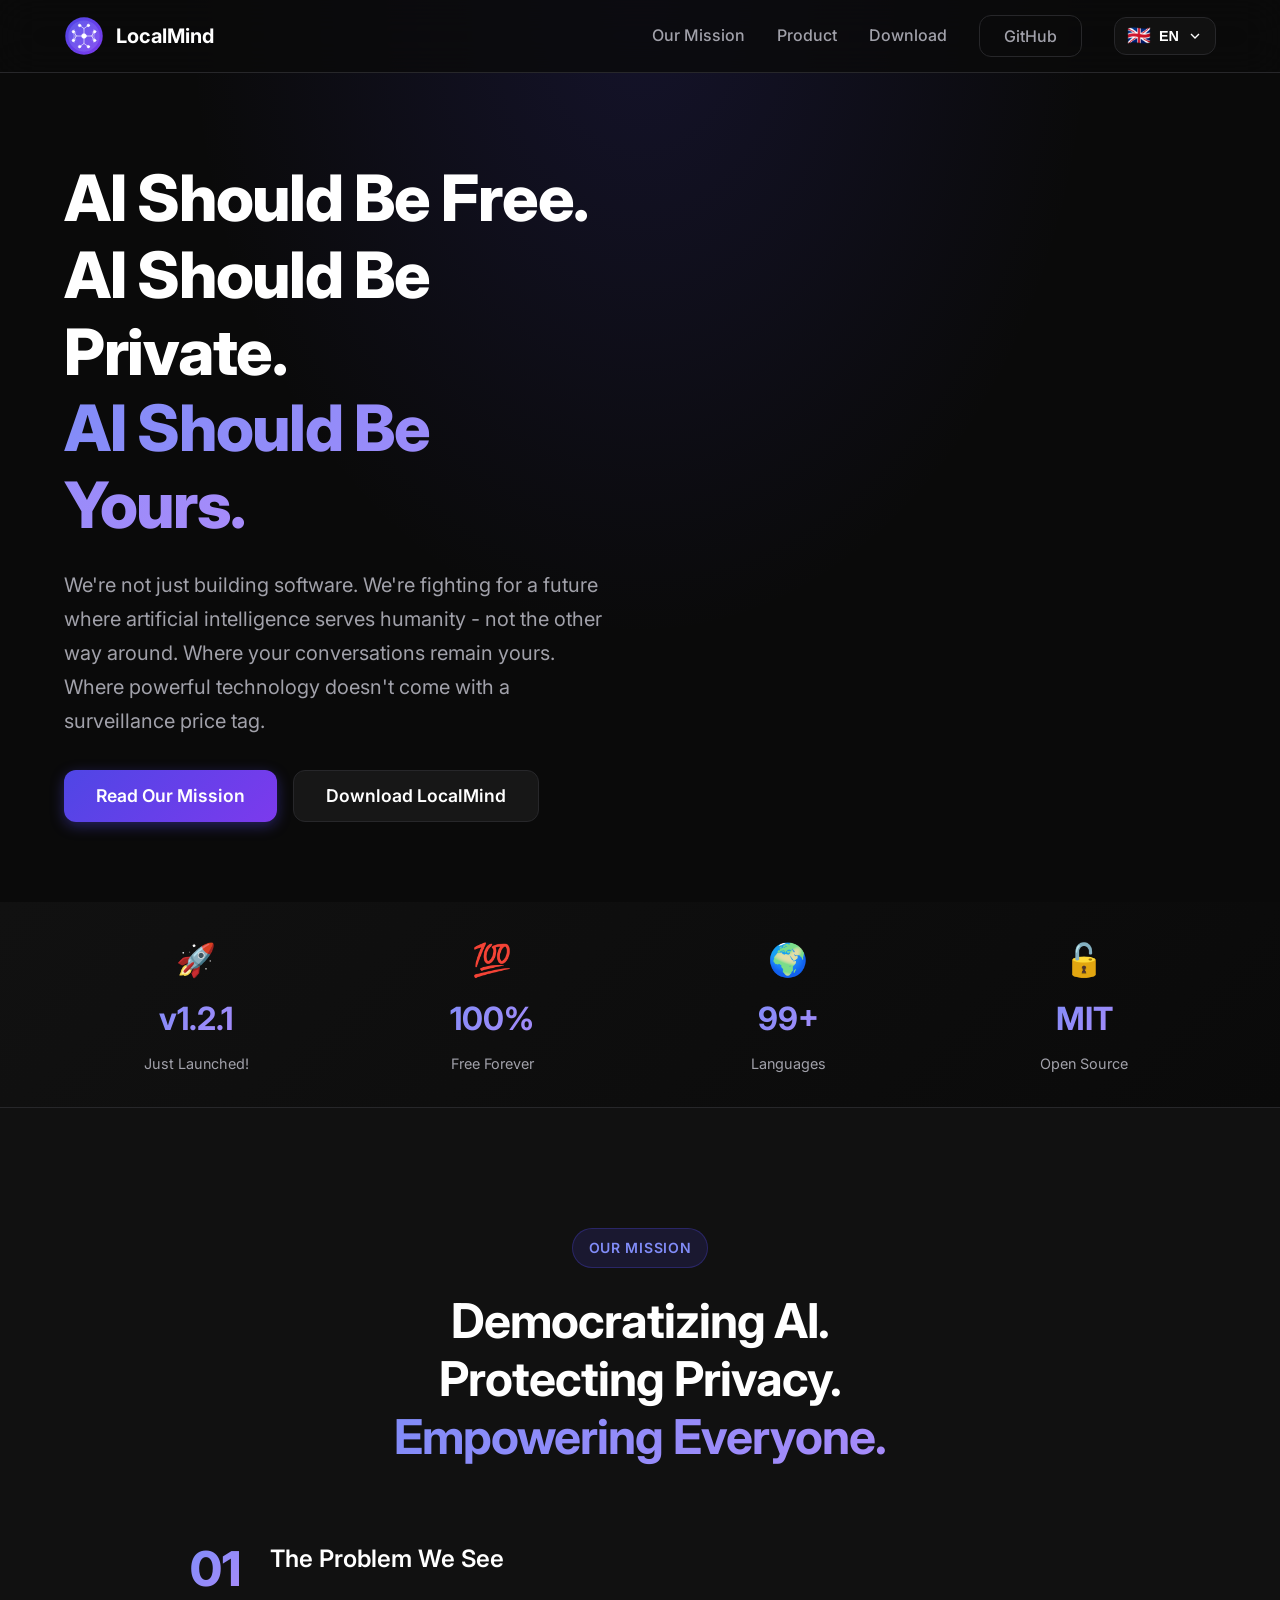
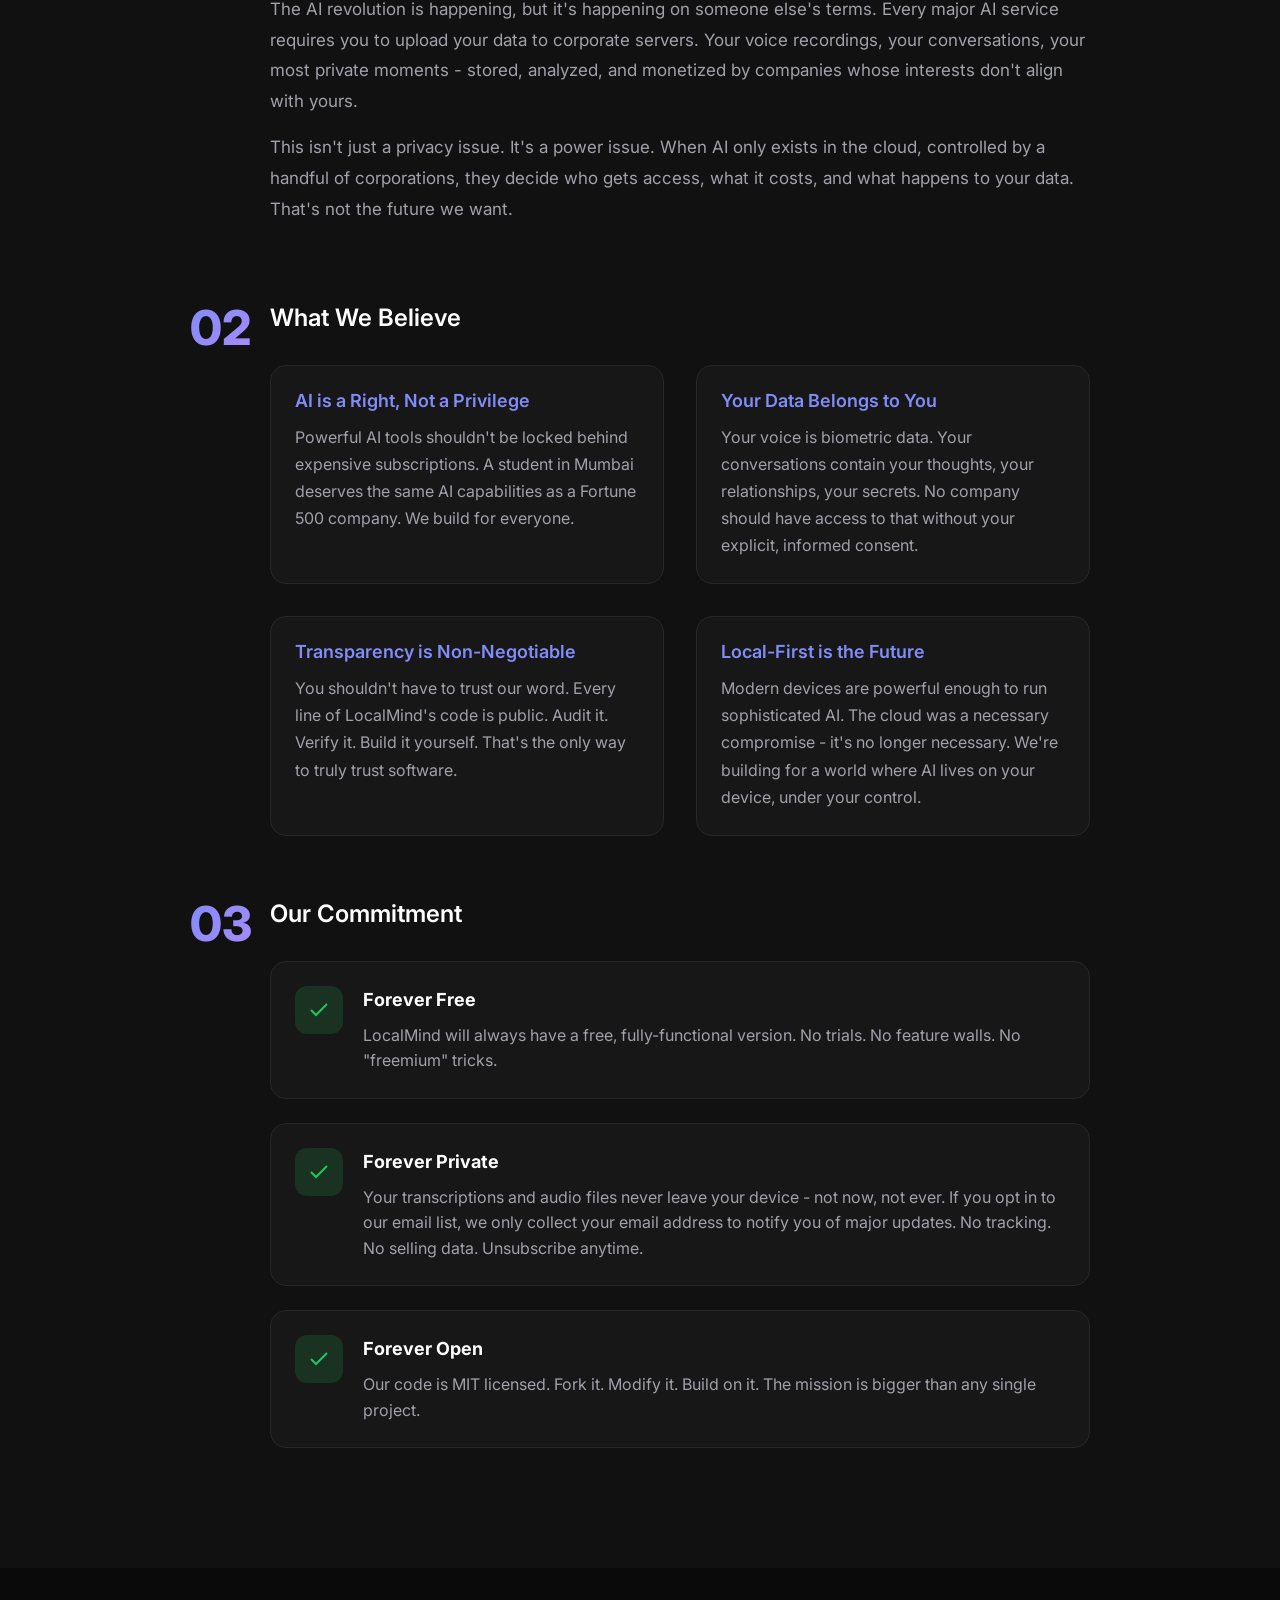
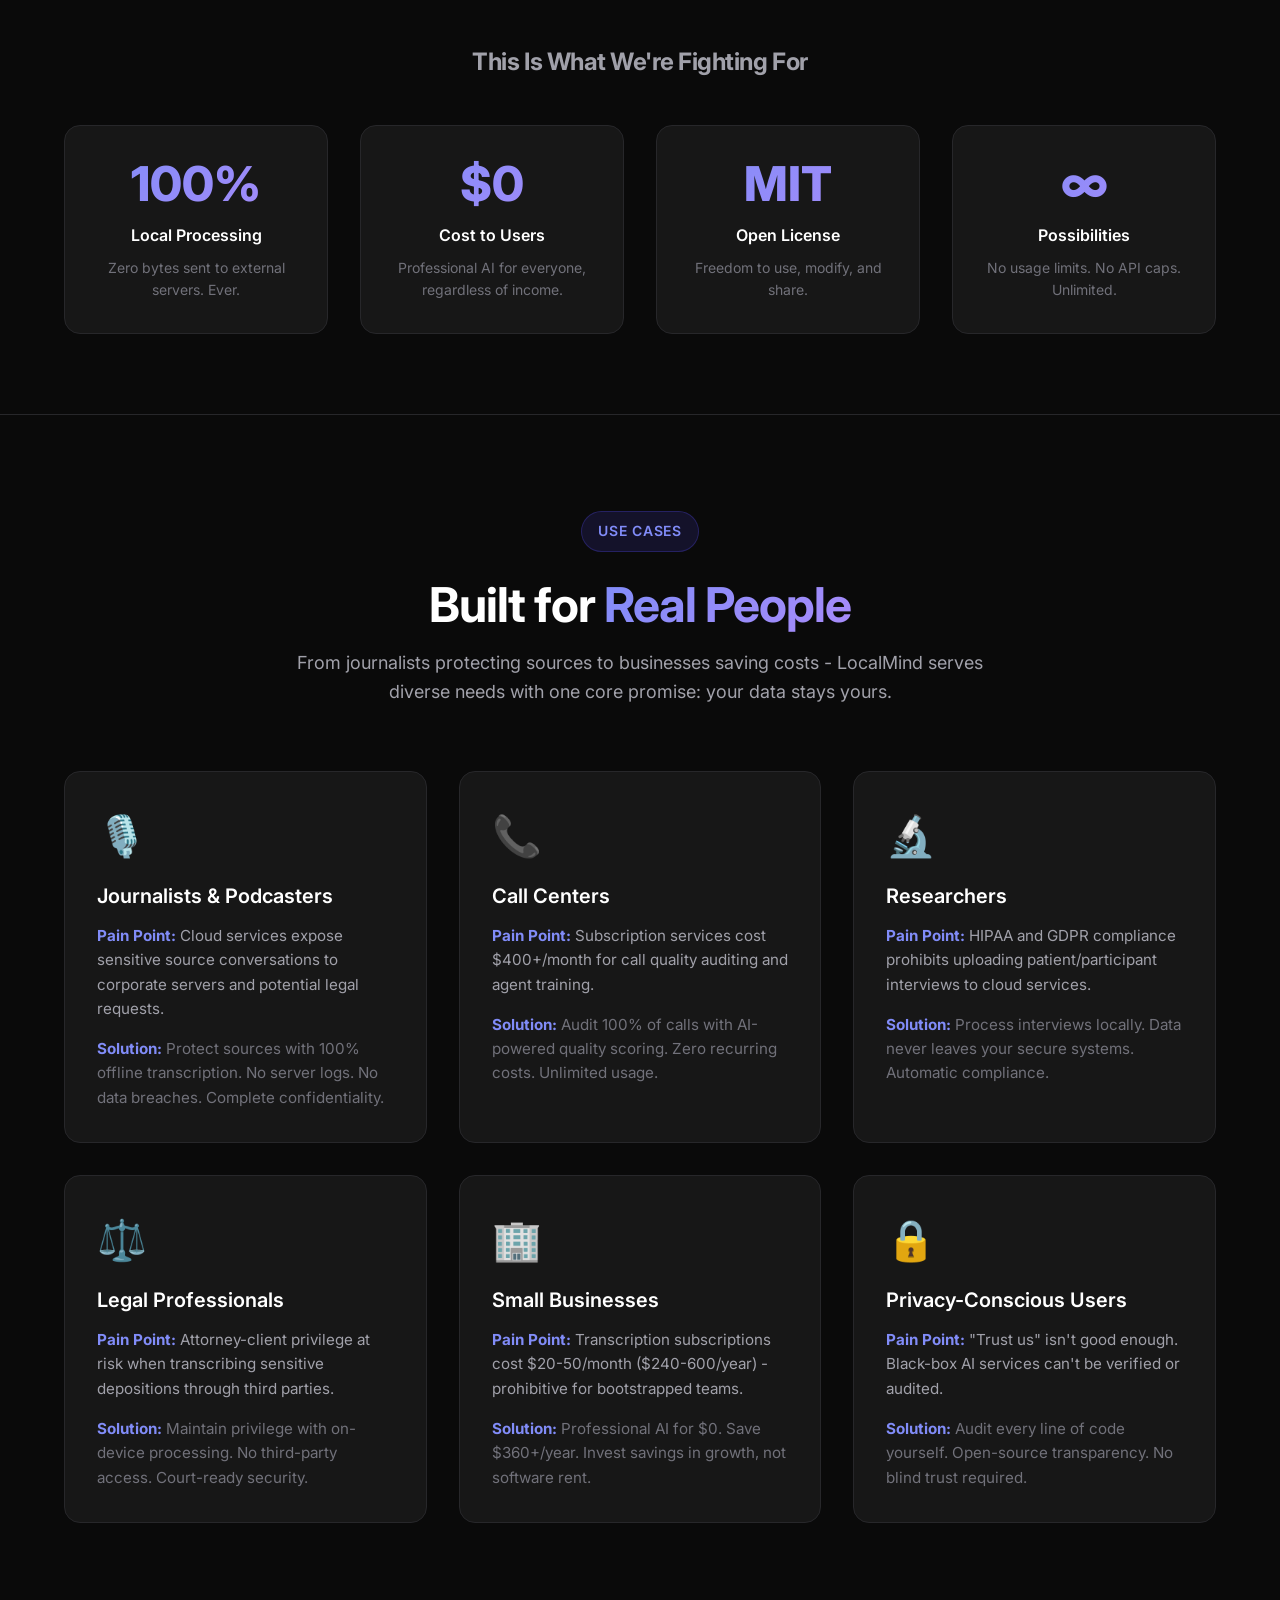
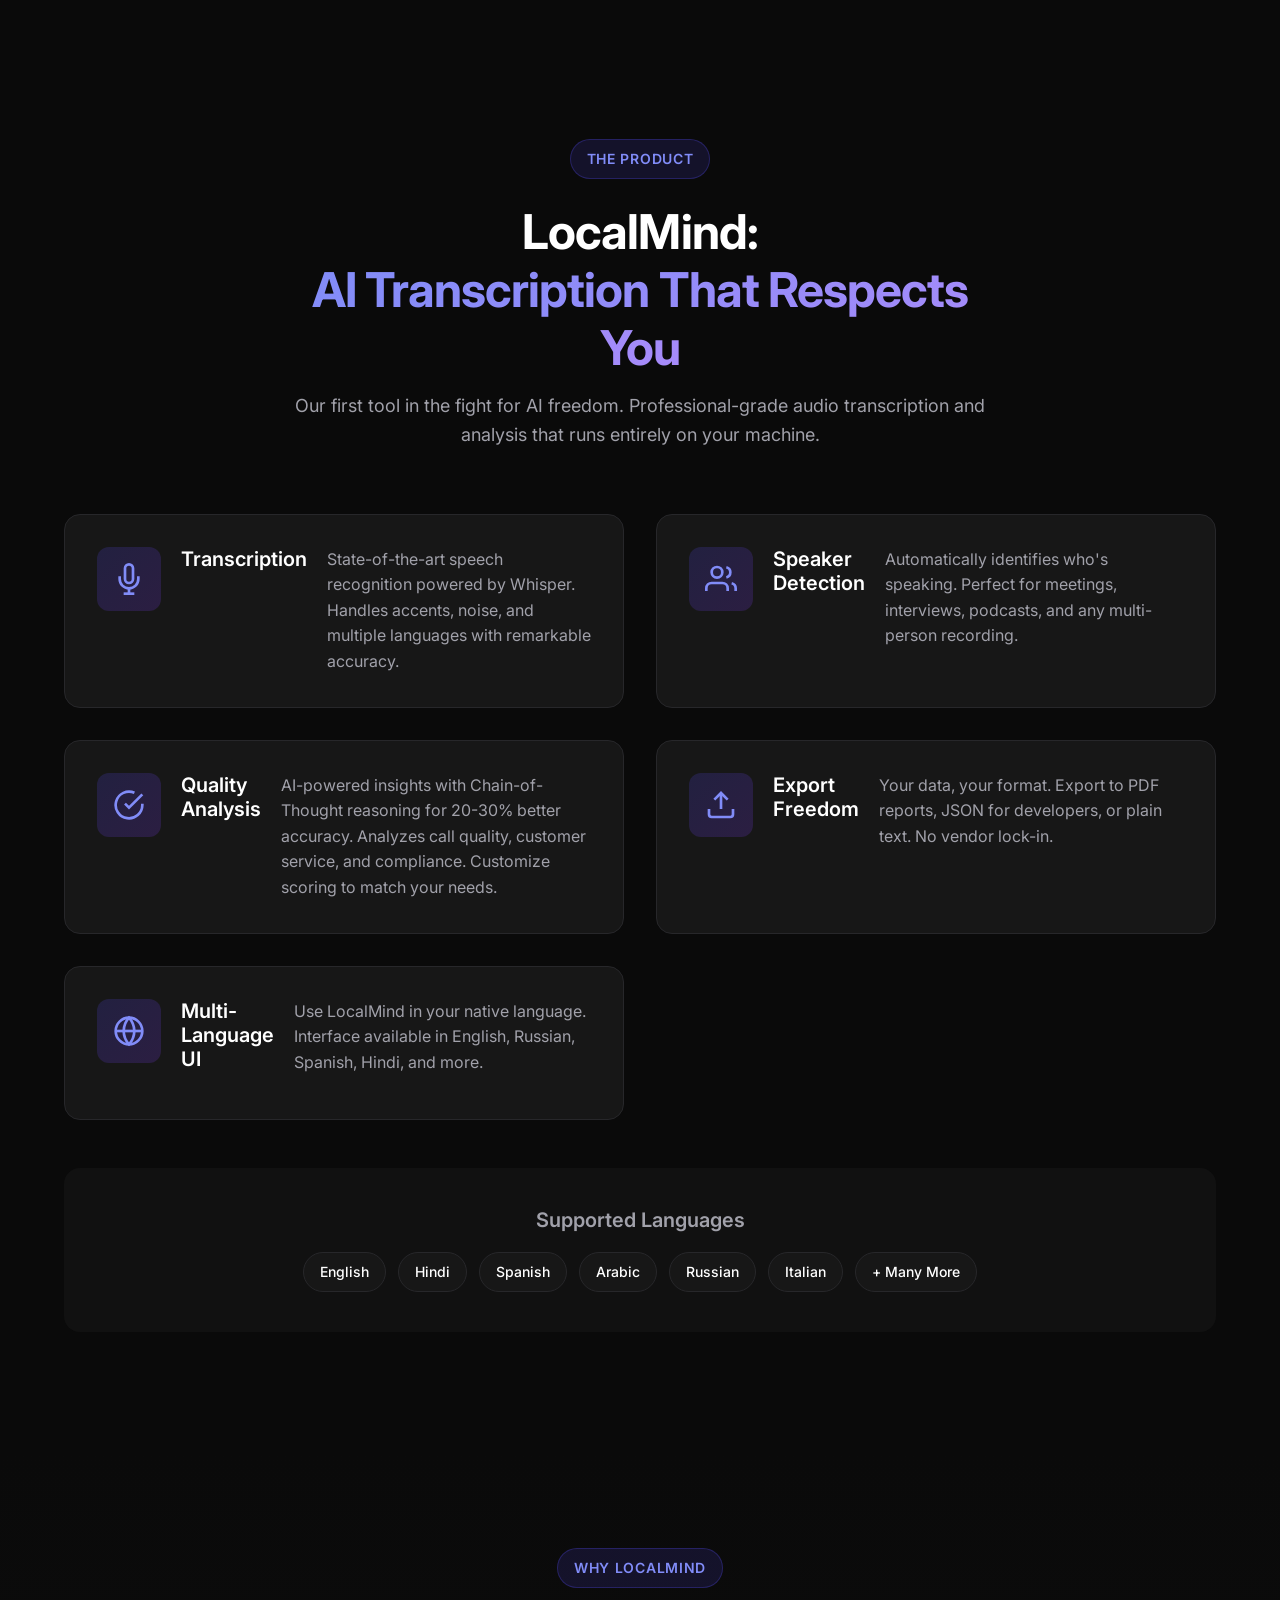
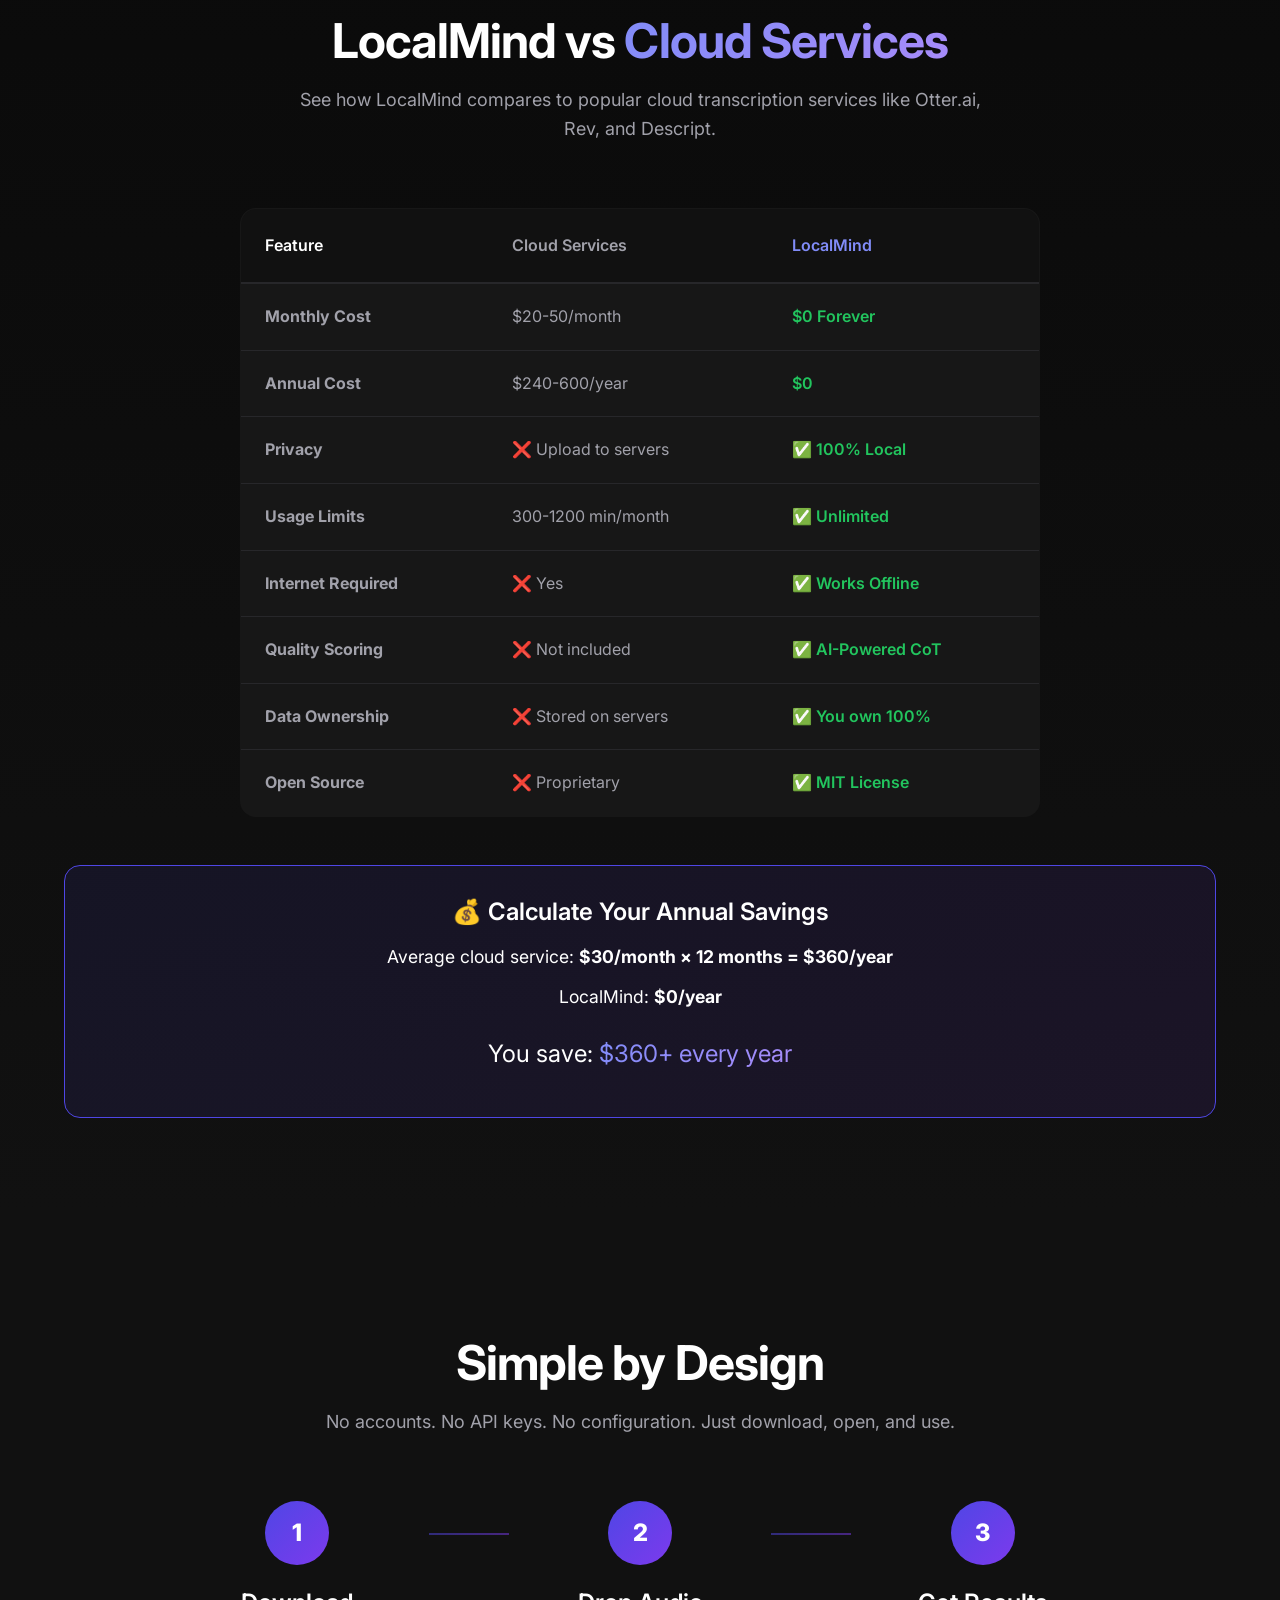
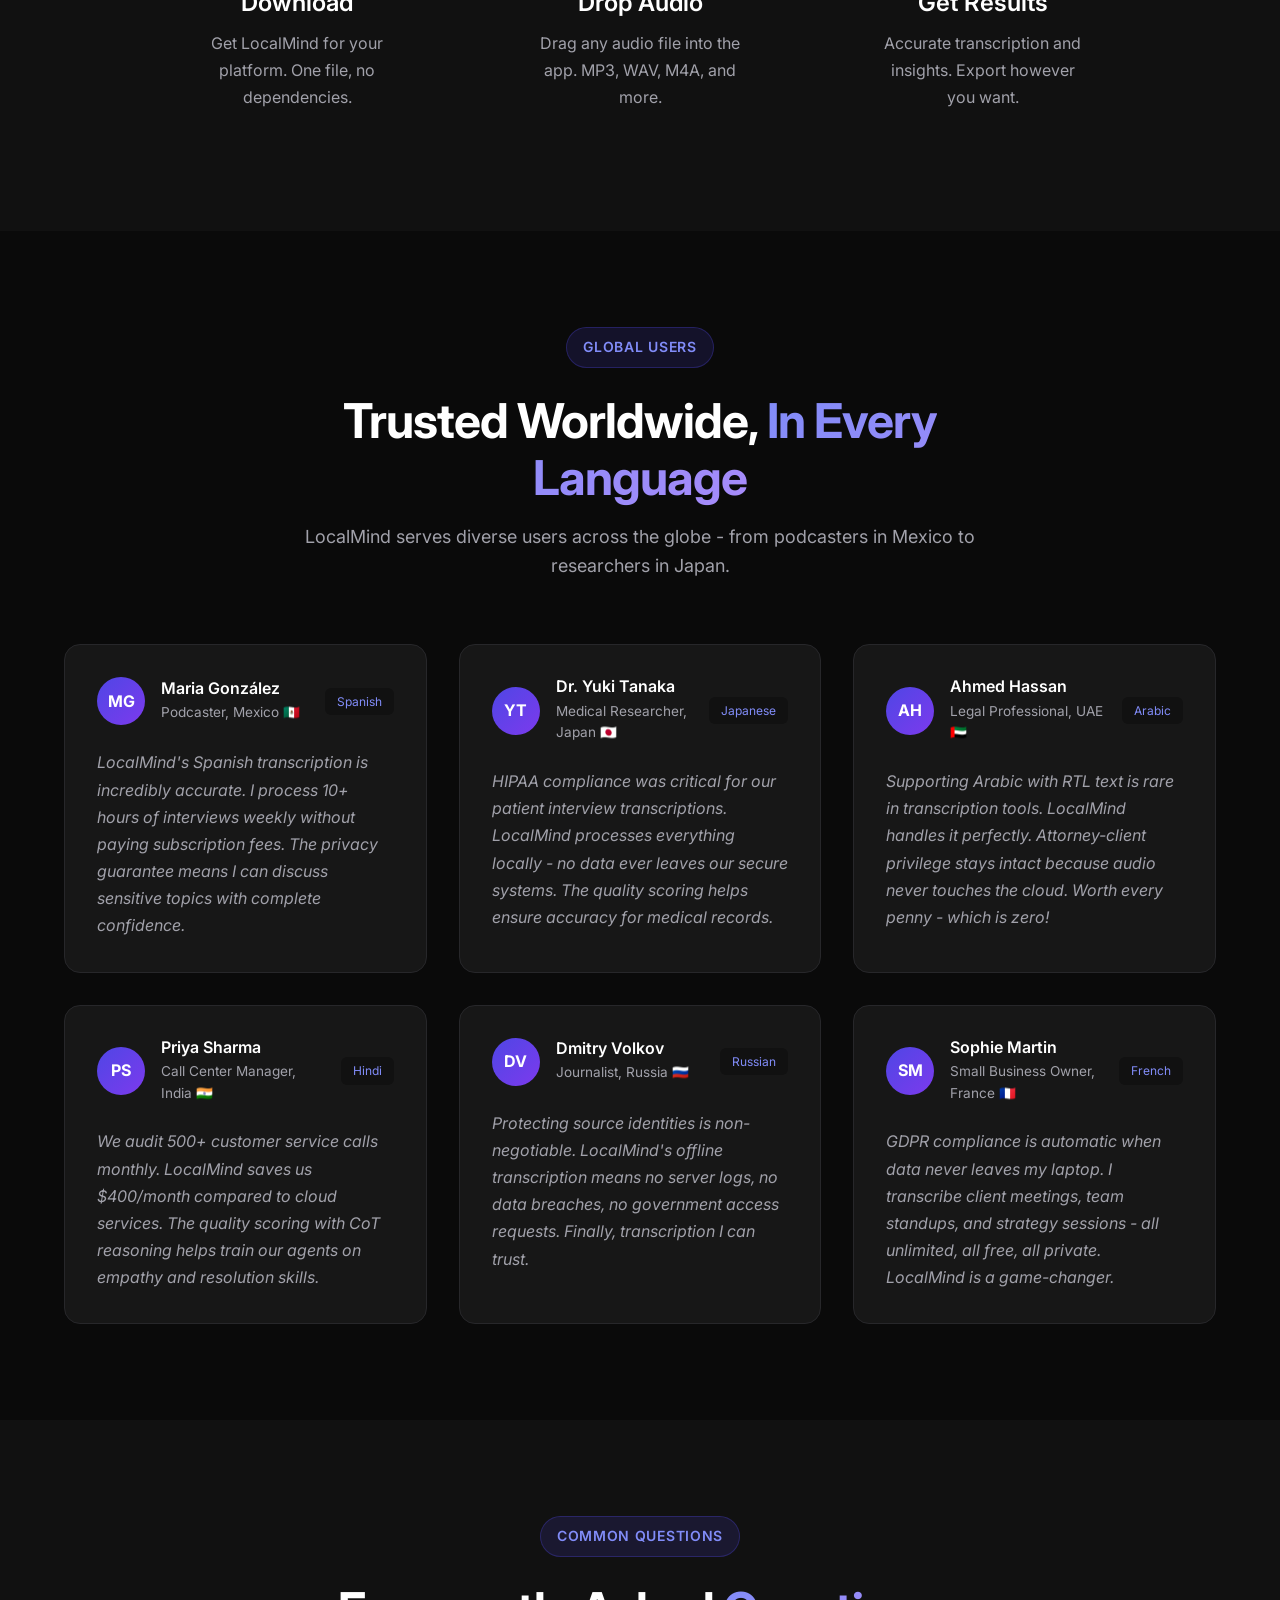
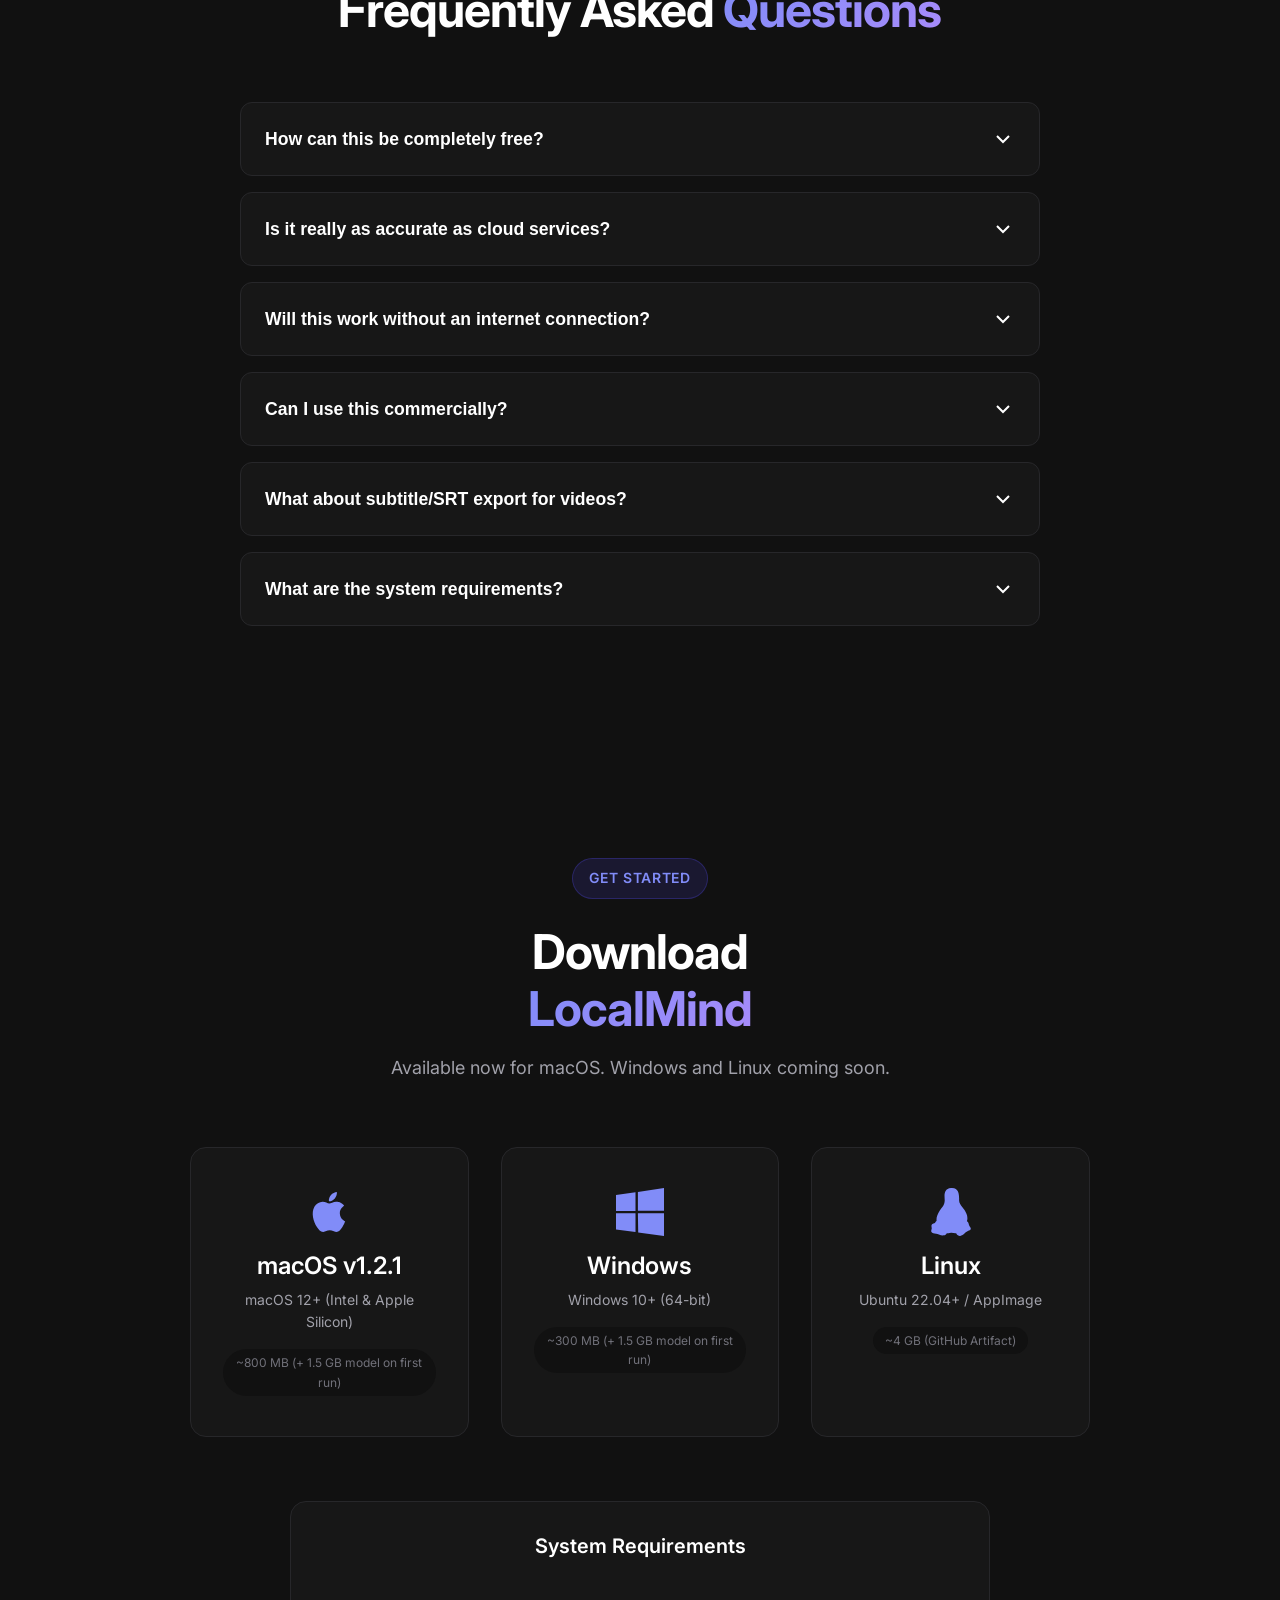
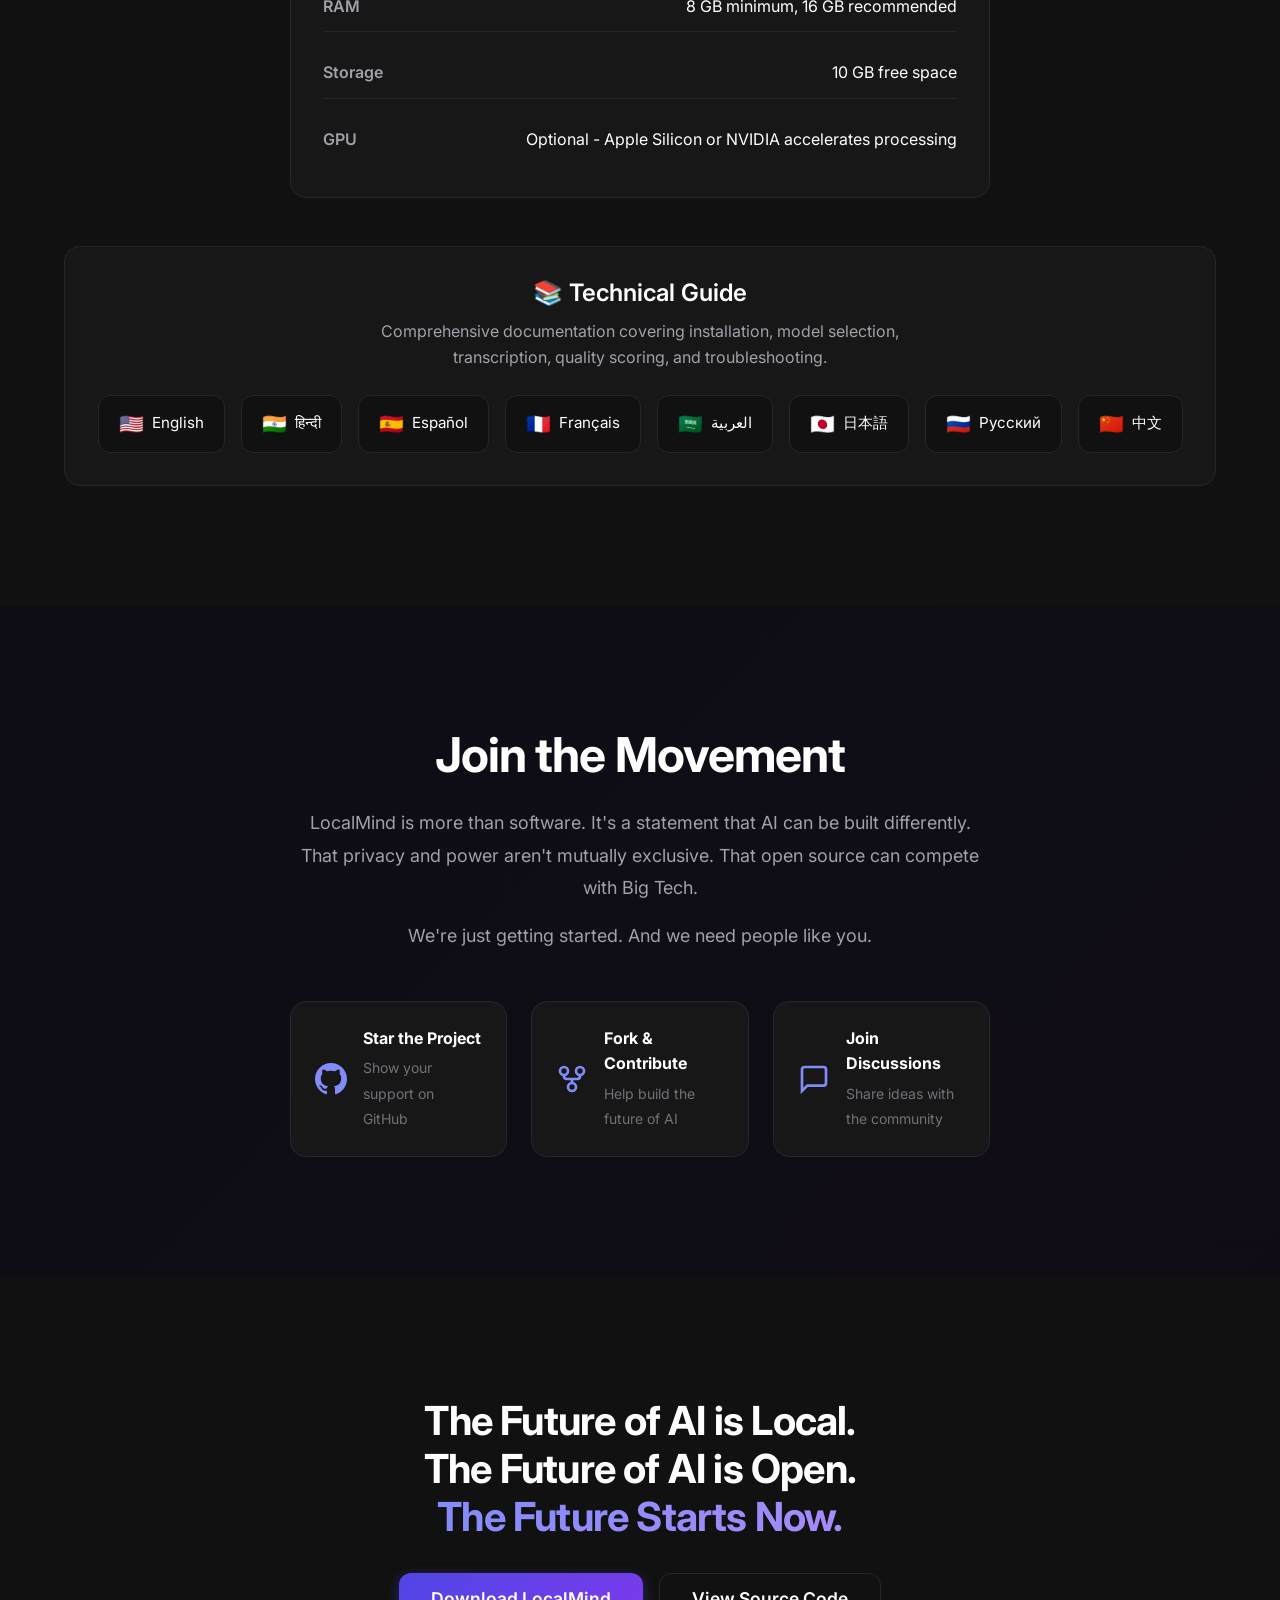
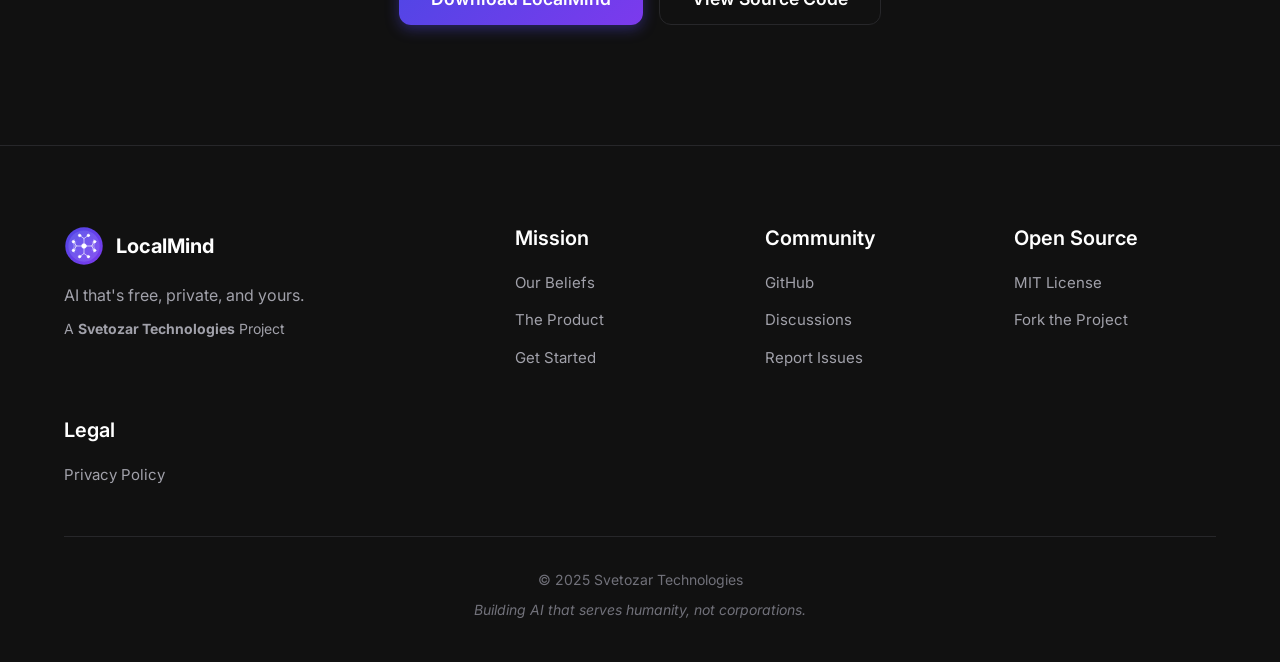
<file: website/index.html>
<!DOCTYPE html>
<html lang="en">
<head>
    <meta charset="UTF-8">
    <meta name="viewport" content="width=device-width, initial-scale=1.0">
    <title>LocalMind - AI Should Be Free. AI Should Be Private. AI Should Be Yours.</title>
    <meta name="description" content="We're building a future where AI works for people, not corporations. LocalMind is free, offline, open source AI transcription. Join the movement.">
    <meta name="keywords" content="local AI, privacy, open source AI, free transcription, offline AI, AI freedom, data sovereignty">

    <!-- Open Graph -->
    <meta property="og:title" content="LocalMind - AI Freedom Starts Here">
    <meta property="og:description" content="We believe AI should be free, private, and yours. Join us.">
    <meta property="og:type" content="website">
    <meta property="og:image" content="assets/og-image.png">

    <!-- Twitter Card -->
    <meta name="twitter:card" content="summary_large_image">
    <meta name="twitter:title" content="LocalMind - AI Freedom Starts Here">
    <meta name="twitter:description" content="We believe AI should be free, private, and yours. Join us.">

    <!-- Favicon -->
    <link rel="icon" type="image/svg+xml" href="assets/logo.svg">

    <!-- Fonts -->
    <link rel="preconnect" href="https://fonts.googleapis.com">
    <link rel="preconnect" href="https://fonts.gstatic.com" crossorigin>
    <link href="https://fonts.googleapis.com/css2?family=Inter:wght@400;500;600;700;800&display=swap" rel="stylesheet">

    <!-- Styles -->
    <link rel="stylesheet" href="css/style.css">

    <!-- Privacy-Friendly Analytics (Update data-domain after GitHub Pages is configured) -->
    <script defer data-domain="svetozar-technologies.github.io" src="https://plausible.io/js/script.js"></script>
</head>
<body>
    <!-- Navigation -->
    <nav class="navbar">
        <div class="container">
            <a href="/" class="logo">
                <img src="assets/logo.svg" alt="LocalMind" width="40" height="40">
                <span>LocalMind</span>
            </a>
            <div class="nav-links">
                <a href="#mission" data-i18n="nav.mission">Our Mission</a>
                <a href="#product" data-i18n="nav.product">Product</a>
                <a href="#download" data-i18n="nav.download">Download</a>
                <a href="https://github.com/KaivalyaDeepTeam/localmind" target="_blank" class="btn btn-outline" data-i18n="nav.github">GitHub</a>
                <div id="languageSelector"></div>
            </div>
            <button class="mobile-menu-btn" aria-label="Menu">
                <span></span>
                <span></span>
                <span></span>
            </button>
        </div>
    </nav>

    <!-- Hero Section - Mission Statement -->
    <section class="hero">
        <div class="container">
            <div class="hero-content">
                <h1 data-i18n="hero.title">AI Should Be Free.<br>AI Should Be Private.<br><span class="gradient-text">AI Should Be Yours.</span></h1>
                <p class="hero-subtitle" data-i18n="hero.subtitle">We're not just building software. We're fighting for a future where artificial intelligence serves humanity - not the other way around. Where your conversations remain yours. Where powerful technology doesn't come with a surveillance price tag.</p>
                <div class="hero-buttons">
                    <a href="#mission" class="btn btn-primary btn-lg" data-i18n="hero.cta_mission">
                        Read Our Mission
                    </a>
                    <a href="#download" class="btn btn-secondary btn-lg" id="heroDownloadBtn" data-i18n="hero.cta_download">
                        Download LocalMind
                    </a>
                </div>
            </div>
        </div>
    </section>

    <!-- Social Proof Bar -->
    <section class="social-proof-bar">
        <div class="container">
            <div class="proof-stats">
                <div class="proof-stat">
                    <span class="proof-icon">🚀</span>
                    <span class="proof-number">v1.2.1</span>
                    <span class="proof-label" data-i18n="social_proof.launch">Just Launched!</span>
                </div>
                <div class="proof-stat">
                    <span class="proof-icon">💯</span>
                    <span class="proof-number">100%</span>
                    <span class="proof-label" data-i18n="social_proof.free">Free Forever</span>
                </div>
                <div class="proof-stat">
                    <span class="proof-icon">🌍</span>
                    <span class="proof-number">99+</span>
                    <span class="proof-label" data-i18n="social_proof.languages">Languages</span>
                </div>
                <div class="proof-stat">
                    <span class="proof-icon">🔓</span>
                    <span class="proof-number">MIT</span>
                    <span class="proof-label" data-i18n="social_proof.opensource">Open Source</span>
                </div>
            </div>
        </div>
    </section>

    <!-- Mission Section -->
    <section class="mission-section" id="mission">
        <div class="container">
            <div class="mission-header">
                <span class="section-label" data-i18n="mission.label">Our Mission</span>
                <h2 data-i18n="mission.title">Democratizing AI.<br>Protecting Privacy.<br><span class="gradient-text">Empowering Everyone.</span></h2>
            </div>

            <div class="manifesto">
                <div class="manifesto-block">
                    <span class="manifesto-number">01</span>
                    <h3 data-i18n="manifesto.block1_title">The Problem We See</h3>
                    <p data-i18n="manifesto.block1_p1">The AI revolution is happening, but it's happening on someone else's terms. Every major AI service requires you to upload your data to corporate servers. Your voice recordings, your conversations, your most private moments - stored, analyzed, and monetized by companies whose interests don't align with yours.</p>
                    <p data-i18n="manifesto.block1_p2">This isn't just a privacy issue. It's a power issue. When AI only exists in the cloud, controlled by a handful of corporations, they decide who gets access, what it costs, and what happens to your data. That's not the future we want.</p>
                </div>

                <div class="manifesto-block">
                    <span class="manifesto-number">02</span>
                    <h3 data-i18n="manifesto.block2_title">What We Believe</h3>
                    <div class="beliefs">
                        <div class="belief">
                            <h4 data-i18n="manifesto.belief1_title">AI is a Right, Not a Privilege</h4>
                            <p data-i18n="manifesto.belief1_desc">Powerful AI tools shouldn't be locked behind expensive subscriptions. A student in Mumbai deserves the same AI capabilities as a Fortune 500 company. We build for everyone.</p>
                        </div>
                        <div class="belief">
                            <h4 data-i18n="manifesto.belief2_title">Your Data Belongs to You</h4>
                            <p data-i18n="manifesto.belief2_desc">Your voice is biometric data. Your conversations contain your thoughts, your relationships, your secrets. No company should have access to that without your explicit, informed consent.</p>
                        </div>
                        <div class="belief">
                            <h4 data-i18n="manifesto.belief3_title">Transparency is Non-Negotiable</h4>
                            <p data-i18n="manifesto.belief3_desc">You shouldn't have to trust our word. Every line of LocalMind's code is public. Audit it. Verify it. Build it yourself. That's the only way to truly trust software.</p>
                        </div>
                        <div class="belief">
                            <h4 data-i18n="manifesto.belief4_title">Local-First is the Future</h4>
                            <p data-i18n="manifesto.belief4_desc">Modern devices are powerful enough to run sophisticated AI. The cloud was a necessary compromise - it's no longer necessary. We're building for a world where AI lives on your device, under your control.</p>
                        </div>
                    </div>
                </div>

                <div class="manifesto-block">
                    <span class="manifesto-number">03</span>
                    <h3 data-i18n="manifesto.block3_title">Our Commitment</h3>
                    <div class="commitments">
                        <div class="commitment">
                            <span class="commitment-icon">
                                <svg width="24" height="24" viewBox="0 0 24 24" fill="none" stroke="currentColor" stroke-width="2">
                                    <polyline points="20 6 9 17 4 12"/>
                                </svg>
                            </span>
                            <div>
                                <strong data-i18n="manifesto.commitment1_title">Forever Free</strong>
                                <p data-i18n="manifesto.commitment1_desc">LocalMind will always have a free, fully-functional version. No trials. No feature walls. No "freemium" tricks.</p>
                            </div>
                        </div>
                        <div class="commitment">
                            <span class="commitment-icon">
                                <svg width="24" height="24" viewBox="0 0 24 24" fill="none" stroke="currentColor" stroke-width="2">
                                    <polyline points="20 6 9 17 4 12"/>
                                </svg>
                            </span>
                            <div>
                                <strong data-i18n="manifesto.commitment2_title">Forever Private</strong>
                                <p data-i18n="manifesto.commitment2_desc">Your transcriptions and audio files never leave your device - not now, not ever. If you opt in to our email list, we only collect your email address to notify you of major updates. No tracking. No selling data. Unsubscribe anytime.</p>
                            </div>
                        </div>
                        <div class="commitment">
                            <span class="commitment-icon">
                                <svg width="24" height="24" viewBox="0 0 24 24" fill="none" stroke="currentColor" stroke-width="2">
                                    <polyline points="20 6 9 17 4 12"/>
                                </svg>
                            </span>
                            <div>
                                <strong data-i18n="manifesto.commitment3_title">Forever Open</strong>
                                <p data-i18n="manifesto.commitment3_desc">Our code is MIT licensed. Fork it. Modify it. Build on it. The mission is bigger than any single project.</p>
                            </div>
                        </div>
                    </div>
                </div>
            </div>
        </div>
    </section>

    <!-- Impact Stats -->
    <section class="impact-section">
        <div class="container">
            <div class="impact-header">
                <h2 data-i18n="impact.title">This Is What We're Fighting For</h2>
            </div>
            <div class="impact-grid">
                <div class="impact-card">
                    <span class="impact-number" data-i18n="impact.stat1_number">100%</span>
                    <span class="impact-label" data-i18n="impact.stat1_label">Local Processing</span>
                    <p data-i18n="impact.stat1_desc">Zero bytes sent to external servers. Ever.</p>
                </div>
                <div class="impact-card">
                    <span class="impact-number" data-i18n="impact.stat2_number">$0</span>
                    <span class="impact-label" data-i18n="impact.stat2_label">Cost to Users</span>
                    <p data-i18n="impact.stat2_desc">Professional AI for everyone, regardless of income.</p>
                </div>
                <div class="impact-card">
                    <span class="impact-number" data-i18n="impact.stat3_number">MIT</span>
                    <span class="impact-label" data-i18n="impact.stat3_label">Open License</span>
                    <p data-i18n="impact.stat3_desc">Freedom to use, modify, and share.</p>
                </div>
                <div class="impact-card">
                    <span class="impact-number" data-i18n="impact.stat4_number">∞</span>
                    <span class="impact-label" data-i18n="impact.stat4_label">Possibilities</span>
                    <p data-i18n="impact.stat4_desc">No usage limits. No API caps. Unlimited.</p>
                </div>
            </div>
        </div>
    </section>

    <!-- Use Cases Section -->
    <section class="use-cases-section">
        <div class="container">
            <div class="section-header">
                <span class="section-label" data-i18n="use_cases.label">Use Cases</span>
                <h2 data-i18n="use_cases.title">Built for <span class="gradient-text">Real People</span></h2>
                <p data-i18n="use_cases.subtitle">From journalists protecting sources to businesses saving costs - LocalMind serves diverse needs with one core promise: your data stays yours.</p>
            </div>
            <div class="use-cases-grid">
                <div class="use-case-card">
                    <div class="use-case-icon">🎙️</div>
                    <h3 data-i18n="use_cases_cards.journalists.title">Journalists & Podcasters</h3>
                    <p class="use-case-problem" data-i18n="use_cases_cards.journalists.problem"><strong>Pain Point:</strong> Cloud services expose sensitive source conversations to corporate servers and potential legal requests.</p>
                    <p class="use-case-solution" data-i18n="use_cases_cards.journalists.solution"><strong>Solution:</strong> Protect sources with 100% offline transcription. No server logs. No data breaches. Complete confidentiality.</p>
                </div>
                <div class="use-case-card">
                    <div class="use-case-icon">📞</div>
                    <h3 data-i18n="use_cases_cards.call_centers.title">Call Centers</h3>
                    <p class="use-case-problem" data-i18n="use_cases_cards.call_centers.problem"><strong>Pain Point:</strong> Subscription services cost $400+/month for call quality auditing and agent training.</p>
                    <p class="use-case-solution" data-i18n="use_cases_cards.call_centers.solution"><strong>Solution:</strong> Audit 100% of calls with AI-powered quality scoring. Zero recurring costs. Unlimited usage.</p>
                </div>
                <div class="use-case-card">
                    <div class="use-case-icon">🔬</div>
                    <h3 data-i18n="use_cases_cards.researchers.title">Researchers</h3>
                    <p class="use-case-problem" data-i18n="use_cases_cards.researchers.problem"><strong>Pain Point:</strong> HIPAA and GDPR compliance prohibits uploading patient/participant interviews to cloud services.</p>
                    <p class="use-case-solution" data-i18n="use_cases_cards.researchers.solution"><strong>Solution:</strong> Process interviews locally. Data never leaves your secure systems. Automatic compliance.</p>
                </div>
                <div class="use-case-card">
                    <div class="use-case-icon">⚖️</div>
                    <h3 data-i18n="use_cases_cards.legal.title">Legal Professionals</h3>
                    <p class="use-case-problem" data-i18n="use_cases_cards.legal.problem"><strong>Pain Point:</strong> Attorney-client privilege at risk when transcribing sensitive depositions through third parties.</p>
                    <p class="use-case-solution" data-i18n="use_cases_cards.legal.solution"><strong>Solution:</strong> Maintain privilege with on-device processing. No third-party access. Court-ready security.</p>
                </div>
                <div class="use-case-card">
                    <div class="use-case-icon">🏢</div>
                    <h3 data-i18n="use_cases_cards.smb.title">Small Businesses</h3>
                    <p class="use-case-problem" data-i18n="use_cases_cards.smb.problem"><strong>Pain Point:</strong> Transcription subscriptions cost $20-50/month ($240-600/year) - prohibitive for bootstrapped teams.</p>
                    <p class="use-case-solution" data-i18n="use_cases_cards.smb.solution"><strong>Solution:</strong> Professional AI for $0. Save $360+/year. Invest savings in growth, not software rent.</p>
                </div>
                <div class="use-case-card">
                    <div class="use-case-icon">🔒</div>
                    <h3 data-i18n="use_cases_cards.privacy.title">Privacy-Conscious Users</h3>
                    <p class="use-case-problem" data-i18n="use_cases_cards.privacy.problem"><strong>Pain Point:</strong> "Trust us" isn't good enough. Black-box AI services can't be verified or audited.</p>
                    <p class="use-case-solution" data-i18n="use_cases_cards.privacy.solution"><strong>Solution:</strong> Audit every line of code yourself. Open-source transparency. No blind trust required.</p>
                </div>
            </div>
        </div>
    </section>

    <!-- Product Section -->
    <section class="product-section" id="product">
        <div class="container">
            <div class="section-header">
                <span class="section-label" data-i18n="product.label">The Product</span>
                <h2 data-i18n="product.title">LocalMind:<br><span class="gradient-text">AI Transcription That Respects You</span></h2>
                <p data-i18n="product.subtitle">Our first tool in the fight for AI freedom. Professional-grade audio transcription and analysis that runs entirely on your machine.</p>
            </div>

            <div class="product-features">
                <div class="product-feature">
                    <div class="feature-icon">
                        <svg width="32" height="32" viewBox="0 0 24 24" fill="none" stroke="currentColor" stroke-width="2">
                            <path d="M12 1a3 3 0 0 0-3 3v8a3 3 0 0 0 6 0V4a3 3 0 0 0-3-3z"/>
                            <path d="M19 10v2a7 7 0 0 1-14 0v-2"/>
                            <line x1="12" y1="19" x2="12" y2="23"/>
                            <line x1="8" y1="23" x2="16" y2="23"/>
                        </svg>
                    </div>
                    <h3 data-i18n="product.feature_transcription_title">Transcription</h3>
                    <p data-i18n="product.feature_transcription_desc">State-of-the-art speech recognition powered by Whisper. Handles accents, noise, and multiple languages with remarkable accuracy.</p>
                </div>
                <div class="product-feature">
                    <div class="feature-icon">
                        <svg width="32" height="32" viewBox="0 0 24 24" fill="none" stroke="currentColor" stroke-width="2">
                            <path d="M17 21v-2a4 4 0 0 0-4-4H5a4 4 0 0 0-4 4v2"/>
                            <circle cx="9" cy="7" r="4"/>
                            <path d="M23 21v-2a4 4 0 0 0-3-3.87"/>
                            <path d="M16 3.13a4 4 0 0 1 0 7.75"/>
                        </svg>
                    </div>
                    <h3 data-i18n="product.feature_speaker_title">Speaker Detection</h3>
                    <p data-i18n="product.feature_speaker_desc">Automatically identifies who's speaking. Perfect for meetings, interviews, podcasts, and any multi-person recording.</p>
                </div>
                <div class="product-feature">
                    <div class="feature-icon">
                        <svg width="32" height="32" viewBox="0 0 24 24" fill="none" stroke="currentColor" stroke-width="2">
                            <path d="M22 11.08V12a10 10 0 1 1-5.93-9.14"/>
                            <polyline points="22 4 12 14.01 9 11.01"/>
                        </svg>
                    </div>
                    <h3 data-i18n="product.feature_quality_title">Quality Analysis</h3>
                    <p data-i18n="product.feature_quality_desc">AI-powered insights with Chain-of-Thought reasoning for 20-30% better accuracy. Analyzes call quality, customer service, and compliance. Customize scoring to match your needs.</p>
                </div>
                <div class="product-feature">
                    <div class="feature-icon">
                        <svg width="32" height="32" viewBox="0 0 24 24" fill="none" stroke="currentColor" stroke-width="2">
                            <path d="M21 15v4a2 2 0 0 1-2 2H5a2 2 0 0 1-2-2v-4"/>
                            <polyline points="17 8 12 3 7 8"/>
                            <line x1="12" y1="3" x2="12" y2="15"/>
                        </svg>
                    </div>
                    <h3 data-i18n="product.feature_export_title">Export Freedom</h3>
                    <p data-i18n="product.feature_export_desc">Your data, your format. Export to PDF reports, JSON for developers, or plain text. No vendor lock-in.</p>
                </div>
                <div class="product-feature">
                    <div class="feature-icon">
                        <svg width="32" height="32" viewBox="0 0 24 24" fill="none" stroke="currentColor" stroke-width="2">
                            <circle cx="12" cy="12" r="10"/>
                            <line x1="2" y1="12" x2="22" y2="12"/>
                            <path d="M12 2a15.3 15.3 0 0 1 4 10 15.3 15.3 0 0 1-4 10 15.3 15.3 0 0 1-4-10 15.3 15.3 0 0 1 4-10z"/>
                        </svg>
                    </div>
                    <h3 data-i18n="product.feature_multilang_title">Multi-Language UI</h3>
                    <p data-i18n="product.feature_multilang_desc">Use LocalMind in your native language. Interface available in English, Russian, Spanish, Hindi, and more.</p>
                </div>
            </div>

            <div class="product-languages">
                <h4 data-i18n="product.languages_heading">Supported Languages</h4>
                <div class="language-tags">
                    <span class="language-tag" data-i18n="product_extended.lang_english">English</span>
                    <span class="language-tag" data-i18n="product_extended.lang_hindi">Hindi</span>
                    <span class="language-tag" data-i18n="product_extended.lang_spanish">Spanish</span>
                    <span class="language-tag" data-i18n="product_extended.lang_arabic">Arabic</span>
                    <span class="language-tag" data-i18n="product_extended.lang_russian">Russian</span>
                    <span class="language-tag" data-i18n="product_extended.lang_italian">Italian</span>
                    <span class="language-tag" data-i18n="product_extended.lang_many_more">+ Many More</span>
                </div>
            </div>
        </div>
    </section>

    <!-- Comparison Table -->
    <section class="comparison-section">
        <div class="container">
            <div class="section-header">
                <span class="section-label" data-i18n="comparison.label">Why LocalMind</span>
                <h2 data-i18n="comparison.title">LocalMind vs <span class="gradient-text">Cloud Services</span></h2>
                <p data-i18n="comparison.subtitle">See how LocalMind compares to popular cloud transcription services like Otter.ai, Rev, and Descript.</p>
            </div>
            <div class="comparison-table-wrapper">
                <table class="comparison-table">
                    <thead>
                        <tr>
                            <th data-i18n="comparison_table.header_feature">Feature</th>
                            <th class="cloud-col" data-i18n="comparison_table.header_cloud">Cloud Services</th>
                            <th class="localmind-col" data-i18n="comparison_table.header_localmind">LocalMind</th>
                        </tr>
                    </thead>
                    <tbody>
                        <tr>
                            <td><strong data-i18n="comparison_table.row1_feature">Monthly Cost</strong></td>
                            <td data-i18n="comparison_table.row1_cloud">$20-50/month</td>
                            <td class="highlight" data-i18n="comparison_table.row1_localmind">$0 Forever</td>
                        </tr>
                        <tr>
                            <td><strong data-i18n="comparison_table.row2_feature">Annual Cost</strong></td>
                            <td data-i18n="comparison_table.row2_cloud">$240-600/year</td>
                            <td class="highlight" data-i18n="comparison_table.row2_localmind">$0</td>
                        </tr>
                        <tr>
                            <td><strong data-i18n="comparison_table.row3_feature">Privacy</strong></td>
                            <td data-i18n="comparison_table.row3_cloud">❌ Upload to servers</td>
                            <td class="highlight" data-i18n="comparison_table.row3_localmind">✅ 100% Local</td>
                        </tr>
                        <tr>
                            <td><strong data-i18n="comparison_table.row4_feature">Usage Limits</strong></td>
                            <td data-i18n="comparison_table.row4_cloud">300-1200 min/month</td>
                            <td class="highlight" data-i18n="comparison_table.row4_localmind">✅ Unlimited</td>
                        </tr>
                        <tr>
                            <td><strong data-i18n="comparison_table.row5_feature">Internet Required</strong></td>
                            <td data-i18n="comparison_table.row5_cloud">❌ Yes</td>
                            <td class="highlight" data-i18n="comparison_table.row5_localmind">✅ Works Offline</td>
                        </tr>
                        <tr>
                            <td><strong data-i18n="comparison_table.row6_feature">Quality Scoring</strong></td>
                            <td data-i18n="comparison_table.row6_cloud">❌ Not included</td>
                            <td class="highlight" data-i18n="comparison_table.row6_localmind">✅ AI-Powered CoT</td>
                        </tr>
                        <tr>
                            <td><strong data-i18n="comparison_table.row7_feature">Data Ownership</strong></td>
                            <td data-i18n="comparison_table.row7_cloud">❌ Stored on servers</td>
                            <td class="highlight" data-i18n="comparison_table.row7_localmind">✅ You own 100%</td>
                        </tr>
                        <tr>
                            <td><strong data-i18n="comparison_table.row8_feature">Open Source</strong></td>
                            <td data-i18n="comparison_table.row8_cloud">❌ Proprietary</td>
                            <td class="highlight" data-i18n="comparison_table.row8_localmind">✅ MIT License</td>
                        </tr>
                    </tbody>
                </table>
            </div>
            <div class="roi-calculator">
                <h3 data-i18n="comparison.roi_title">💰 Calculate Your Annual Savings</h3>
                <p data-i18n="comparison.roi_cloud">Average cloud service: <strong>$30/month × 12 months = $360/year</strong></p>
                <p data-i18n="comparison.roi_localmind">LocalMind: <strong>$0/year</strong></p>
                <p class="savings-highlight" data-i18n="comparison.roi_savings">You save: <span class="gradient-text">$360+ every year</span></p>
            </div>
        </div>
    </section>

    <!-- How It Works -->
    <section class="how-section">
        <div class="container">
            <div class="section-header">
                <h2 data-i18n="how_it_works.title">Simple by Design</h2>
                <p data-i18n="how_it_works.subtitle">No accounts. No API keys. No configuration. Just download, open, and use.</p>
            </div>
            <div class="steps">
                <div class="step">
                    <div class="step-number">1</div>
                    <div class="step-content">
                        <h3 data-i18n="how_it_works.step1_title">Download</h3>
                        <p data-i18n="how_it_works.step1_desc">Get LocalMind for your platform. One file, no dependencies.</p>
                    </div>
                </div>
                <div class="step-connector"></div>
                <div class="step">
                    <div class="step-number">2</div>
                    <div class="step-content">
                        <h3 data-i18n="how_it_works.step2_title">Drop Audio</h3>
                        <p data-i18n="how_it_works.step2_desc">Drag any audio file into the app. MP3, WAV, M4A, and more.</p>
                    </div>
                </div>
                <div class="step-connector"></div>
                <div class="step">
                    <div class="step-number">3</div>
                    <div class="step-content">
                        <h3 data-i18n="how_it_works.step3_title">Get Results</h3>
                        <p data-i18n="how_it_works.step3_desc">Accurate transcription and insights. Export however you want.</p>
                    </div>
                </div>
            </div>
        </div>
    </section>

    <!-- Testimonials Section -->
    <section class="testimonials-section">
        <div class="container">
            <div class="section-header">
                <span class="section-label" data-i18n="testimonials.label">Global Users</span>
                <h2 data-i18n="testimonials.title">Trusted Worldwide, <span class="gradient-text">In Every Language</span></h2>
                <p data-i18n="testimonials.subtitle">LocalMind serves diverse users across the globe - from podcasters in Mexico to researchers in Japan.</p>
            </div>
            <div class="testimonials-grid">
                <div class="testimonial-card">
                    <div class="testimonial-header">
                        <div class="testimonial-avatar">MG</div>
                        <div class="testimonial-info">
                            <h4 data-i18n="testimonials_list.maria.name">Maria González</h4>
                            <p data-i18n="testimonials_list.maria.role">Podcaster, Mexico 🇲🇽</p>
                        </div>
                        <span class="testimonial-language" data-i18n="testimonials_list.maria.lang_label">Spanish</span>
                    </div>
                    <p class="testimonial-text" data-i18n="testimonials_list.maria.quote">"LocalMind's Spanish transcription is incredibly accurate. I process 10+ hours of interviews weekly without paying subscription fees. The privacy guarantee means I can discuss sensitive topics with complete confidence."</p>
                </div>
                <div class="testimonial-card">
                    <div class="testimonial-header">
                        <div class="testimonial-avatar">YT</div>
                        <div class="testimonial-info">
                            <h4 data-i18n="testimonials_list.yuki.name">Dr. Yuki Tanaka</h4>
                            <p data-i18n="testimonials_list.yuki.role">Medical Researcher, Japan 🇯🇵</p>
                        </div>
                        <span class="testimonial-language" data-i18n="testimonials_list.yuki.lang_label">Japanese</span>
                    </div>
                    <p class="testimonial-text" data-i18n="testimonials_list.yuki.quote">"HIPAA compliance was critical for our patient interview transcriptions. LocalMind processes everything locally - no data ever leaves our secure systems. The quality scoring helps ensure accuracy for medical records."</p>
                </div>
                <div class="testimonial-card">
                    <div class="testimonial-header">
                        <div class="testimonial-avatar">AH</div>
                        <div class="testimonial-info">
                            <h4 data-i18n="testimonials_list.ahmed.name">Ahmed Hassan</h4>
                            <p data-i18n="testimonials_list.ahmed.role">Legal Professional, UAE 🇦🇪</p>
                        </div>
                        <span class="testimonial-language" data-i18n="testimonials_list.ahmed.lang_label">Arabic</span>
                    </div>
                    <p class="testimonial-text" data-i18n="testimonials_list.ahmed.quote">"Supporting Arabic with RTL text is rare in transcription tools. LocalMind handles it perfectly. Attorney-client privilege stays intact because audio never touches the cloud. Worth every penny - which is zero!"</p>
                </div>
                <div class="testimonial-card">
                    <div class="testimonial-header">
                        <div class="testimonial-avatar">PS</div>
                        <div class="testimonial-info">
                            <h4 data-i18n="testimonials_list.priya.name">Priya Sharma</h4>
                            <p data-i18n="testimonials_list.priya.role">Call Center Manager, India 🇮🇳</p>
                        </div>
                        <span class="testimonial-language" data-i18n="testimonials_list.priya.lang_label">Hindi</span>
                    </div>
                    <p class="testimonial-text" data-i18n="testimonials_list.priya.quote">"We audit 500+ customer service calls monthly. LocalMind saves us $400/month compared to cloud services. The quality scoring with CoT reasoning helps train our agents on empathy and resolution skills."</p>
                </div>
                <div class="testimonial-card">
                    <div class="testimonial-header">
                        <div class="testimonial-avatar">DV</div>
                        <div class="testimonial-info">
                            <h4 data-i18n="testimonials_list.dmitry.name">Dmitry Volkov</h4>
                            <p data-i18n="testimonials_list.dmitry.role">Journalist, Russia 🇷🇺</p>
                        </div>
                        <span class="testimonial-language" data-i18n="testimonials_list.dmitry.lang_label">Russian</span>
                    </div>
                    <p class="testimonial-text" data-i18n="testimonials_list.dmitry.quote">"Protecting source identities is non-negotiable. LocalMind's offline transcription means no server logs, no data breaches, no government access requests. Finally, transcription I can trust."</p>
                </div>
                <div class="testimonial-card">
                    <div class="testimonial-header">
                        <div class="testimonial-avatar">SM</div>
                        <div class="testimonial-info">
                            <h4 data-i18n="testimonials_list.sophie.name">Sophie Martin</h4>
                            <p data-i18n="testimonials_list.sophie.role">Small Business Owner, France 🇫🇷</p>
                        </div>
                        <span class="testimonial-language" data-i18n="testimonials_list.sophie.lang_label">French</span>
                    </div>
                    <p class="testimonial-text" data-i18n="testimonials_list.sophie.quote">"GDPR compliance is automatic when data never leaves my laptop. I transcribe client meetings, team standups, and strategy sessions - all unlimited, all free, all private. LocalMind is a game-changer."</p>
                </div>
            </div>
        </div>
    </section>

    <!-- FAQ Section -->
    <section class="faq-section">
        <div class="container">
            <div class="section-header">
                <span class="section-label" data-i18n="faq.label">Common Questions</span>
                <h2 data-i18n="faq.title">Frequently Asked <span class="gradient-text">Questions</span></h2>
            </div>
            <div class="faq-list">
                <div class="faq-item">
                    <button class="faq-question">
                        <span data-i18n="faq_items.q1.question">How can this be completely free?</span>
                        <svg class="faq-icon" width="24" height="24" viewBox="0 0 24 24" fill="none" stroke="currentColor" stroke-width="2">
                            <polyline points="6 9 12 15 18 9"/>
                        </svg>
                    </button>
                    <div class="faq-answer">
                        <p data-i18n="faq_items.q1.answer">LocalMind runs entirely on your device, so we have zero cloud infrastructure costs. No servers to maintain, no bandwidth to pay for, no storage fees. We believe AI should be accessible to everyone, so we've built a truly free solution that doesn't rely on the "freemium" model. Our code is open source - if you don't trust us, you can audit and compile it yourself.</p>
                    </div>
                </div>
                <div class="faq-item">
                    <button class="faq-question">
                        <span data-i18n="faq_items.q2.question">Is it really as accurate as cloud services?</span>
                        <svg class="faq-icon" width="24" height="24" viewBox="0 0 24 24" fill="none" stroke="currentColor" stroke-width="2">
                            <polyline points="6 9 12 15 18 9"/>
                        </svg>
                    </button>
                    <div class="faq-answer">
                        <p data-i18n="faq_items.q2.answer">Yes! LocalMind uses OpenAI's Whisper model - the same technology behind many commercial transcription services. We achieve 95%+ accuracy across 99 languages. Plus, our Chain-of-Thought quality scoring provides 20-30% better analysis accuracy than standard approaches. The only difference is your data stays on your device.</p>
                    </div>
                </div>
                <div class="faq-item">
                    <button class="faq-question">
                        <span data-i18n="faq_items.q3.question">Will this work without an internet connection?</span>
                        <svg class="faq-icon" width="24" height="24" viewBox="0 0 24 24" fill="none" stroke="currentColor" stroke-width="2">
                            <polyline points="6 9 12 15 18 9"/>
                        </svg>
                    </button>
                    <div class="faq-answer">
                        <p data-i18n="faq_items.q3.answer">Absolutely! After the initial model download (one-time, happens on first run), LocalMind works 100% offline. Process audio files on airplanes, in remote locations, or anywhere without internet. Your workflow is never interrupted by connectivity issues.</p>
                    </div>
                </div>
                <div class="faq-item">
                    <button class="faq-question">
                        <span data-i18n="faq_items.q4.question">Can I use this commercially?</span>
                        <svg class="faq-icon" width="24" height="24" viewBox="0 0 24 24" fill="none" stroke="currentColor" stroke-width="2">
                            <polyline points="6 9 12 15 18 9"/>
                        </svg>
                    </button>
                    <div class="faq-answer">
                        <p data-i18n="faq_items.q4.answer">Yes! LocalMind is licensed under MIT - one of the most permissive open source licenses. Use it for personal projects, client work, commercial products, or anything else. No attribution required (though always appreciated). The only restriction: you can't hold us liable if something goes wrong.</p>
                    </div>
                </div>
                <div class="faq-item">
                    <button class="faq-question">
                        <span data-i18n="faq_items.q5.question">What about subtitle/SRT export for videos?</span>
                        <svg class="faq-icon" width="24" height="24" viewBox="0 0 24 24" fill="none" stroke="currentColor" stroke-width="2">
                            <polyline points="6 9 12 15 18 9"/>
                        </svg>
                    </button>
                    <div class="faq-answer">
                        <p data-i18n="faq_items.q5.answer">SRT/subtitle export is coming soon! We're actively developing this feature based on user feedback. <a href="#download" class="faq-link">Sign up for updates</a> to be notified when we release multi-lingual subtitle export, including timecode synchronization and formatting options.</p>
                    </div>
                </div>
                <div class="faq-item">
                    <button class="faq-question">
                        <span data-i18n="faq_items.q6.question">What are the system requirements?</span>
                        <svg class="faq-icon" width="24" height="24" viewBox="0 0 24 24" fill="none" stroke="currentColor" stroke-width="2">
                            <polyline points="6 9 12 15 18 9"/>
                        </svg>
                    </button>
                    <div class="faq-answer">
                        <p data-i18n="faq_items.q6.answer"><strong>Minimum:</strong> 8GB RAM, 10GB free storage, macOS 10.15+<br><strong>Recommended:</strong> 16GB RAM, Apple Silicon or NVIDIA GPU for faster processing<br><strong>Coming Soon:</strong> Windows 10+ and Linux (Ubuntu 22.04+)</p>
                    </div>
                </div>
            </div>
        </div>
    </section>

    <!-- Download Section -->
    <section class="download" id="download">
        <div class="container">
            <div class="section-header">
                <span class="section-label" data-i18n="download.label">Get Started</span>
                <h2 data-i18n="download.title">Download<br><span class="gradient-text">LocalMind</span></h2>
                <p data-i18n="download.subtitle">Available now for macOS, Windows, and Linux.</p>
            </div>
            <div class="download-cards">
                <a href="#" class="download-card" id="macOSDownloadBtn" data-download-url="https://github.com/KaivalyaDeepTeam/LocalMind/releases/download/v1.2.1/LocalMind-macOS.dmg">
                    <svg width="48" height="48" viewBox="0 0 24 24" fill="currentColor">
                        <path d="M18.71 19.5c-.83 1.24-1.71 2.45-3.05 2.47-1.34.03-1.77-.79-3.29-.79-1.53 0-2 .77-3.27.82-1.31.05-2.3-1.32-3.14-2.53C4.25 17 2.94 12.45 4.7 9.39c.87-1.52 2.43-2.48 4.12-2.51 1.28-.02 2.5.87 3.29.87.78 0 2.26-1.07 3.81-.91.65.03 2.47.26 3.64 1.98-.09.06-2.17 1.28-2.15 3.81.03 3.02 2.65 4.03 2.68 4.04-.03.07-.42 1.44-1.38 2.83M13 3.5c.73-.83 1.94-1.46 2.94-1.5.13 1.17-.34 2.35-1.04 3.19-.69.85-1.83 1.51-2.95 1.42-.15-1.15.41-2.35 1.05-3.11z"/>
                    </svg>
                    <h3 data-i18n="download.macos">macOS v1.2.1</h3>
                    <p data-i18n="download_details.macos_desc">macOS 12+ (Intel & Apple Silicon)</p>
                    <span class="download-size" data-i18n="download_details.macos_size">~800 MB (+ 1.5 GB model on first run)</span>
                </a>
                <a href="https://github.com/KaivalyaDeepTeam/LocalMind/releases/download/v1.2.1/LocalMind-Windows.zip" class="download-card" id="windowsDownloadBtn">
                    <svg width="48" height="48" viewBox="0 0 24 24" fill="currentColor">
                        <path d="M0 3.449L9.75 2.1v9.451H0m10.949-9.602L24 0v11.4H10.949M0 12.6h9.75v9.451L0 20.699M10.949 12.6H24V24l-12.9-1.801"/>
                    </svg>
                    <h3 data-i18n="download.windows">Windows v1.2.1</h3>
                    <p data-i18n="download_details.windows_desc">Windows 10+ (64-bit)</p>
                    <span class="download-size" data-i18n="download_details.windows_size">~300 MB (+ 1.5 GB model on first run)</span>
                </a>
                <a href="https://github.com/KaivalyaDeepTeam/LocalMind/actions/runs/21146476138" target="_blank" class="download-card" id="linuxDownloadBtn">
                    <svg width="48" height="48" viewBox="0 0 24 24" fill="currentColor">
                        <path d="M12.504 0c-.155 0-.315.008-.48.021-4.226.333-3.105 4.807-3.17 6.298-.076 1.092-.3 1.953-1.05 3.02-.885 1.051-2.127 2.75-2.716 4.521-.278.832-.41 1.684-.287 2.489a.424.424 0 00-.11.135c-.26.268-.45.6-.663.839-.199.199-.485.267-.797.4-.313.136-.658.269-.864.68-.09.189-.136.394-.132.602 0 .199.027.4.055.536.058.399.116.728.04.97-.249.68-.28 1.145-.106 1.484.174.334.535.47.94.601.81.2 1.91.135 2.774.6.926.466 1.866.67 2.616.47.526-.116.97-.464 1.208-.946.587-.003 1.23-.269 2.26-.334.699-.058 1.574.267 2.577.2.025.134.063.198.114.333l.003.003c.391.778 1.113 1.132 1.884 1.071.771-.06 1.592-.536 2.257-1.306.631-.765 1.683-1.084 2.378-1.503.348-.199.629-.469.649-.853.023-.4-.2-.811-.714-1.376v-.097l-.003-.003c-.17-.2-.25-.535-.338-.926-.085-.401-.182-.786-.492-1.046h-.003c-.059-.054-.123-.067-.188-.135a.357.357 0 00-.19-.064c.431-1.278.264-2.55-.173-3.694-.533-1.41-1.465-2.638-2.175-3.483-.796-1.005-1.576-1.957-1.56-3.368.026-2.152.236-6.133-3.544-6.139z"/>
                    </svg>
                    <h3 data-i18n="download.linux">Linux v1.2.1</h3>
                    <p data-i18n="download_details.linux_desc">Ubuntu 22.04+ / AppImage</p>
                    <span class="download-size" data-i18n="download_details.linux_size">~4 GB (GitHub Artifact)</span>
                </a>
            </div>
            <div class="system-requirements">
                <h4 data-i18n="download_details.system_req_heading">System Requirements</h4>
                <div class="requirements-grid">
                    <div class="requirement">
                        <span class="req-label" data-i18n="download_details.req_ram_label">RAM</span>
                        <span class="req-value" data-i18n="download_details.req_ram_value">8 GB minimum, 16 GB recommended</span>
                    </div>
                    <div class="requirement">
                        <span class="req-label" data-i18n="download_details.req_storage_label">Storage</span>
                        <span class="req-value" data-i18n="download_details.req_storage_value">10 GB free space</span>
                    </div>
                    <div class="requirement">
                        <span class="req-label" data-i18n="download_details.req_gpu_label">GPU</span>
                        <span class="req-value" data-i18n="download_details.req_gpu_value">Optional - Apple Silicon or NVIDIA accelerates processing</span>
                    </div>
                </div>
            </div>
            <div class="documentation-section">
                <h4 data-i18n="docs.heading">📚 Technical Guide</h4>
                <p data-i18n="docs.description">Comprehensive documentation covering installation, model selection, transcription, quality scoring, and troubleshooting.</p>
                <div class="docs-grid">
                    <a href="https://github.com/KaivalyaDeepTeam/LocalMind/releases/download/v1.2.1/LocalMind_Technical_Guide_EN.pdf" class="doc-link" target="_blank">
                        <span class="doc-flag">🇺🇸</span>
                        <span>English</span>
                    </a>
                    <a href="https://github.com/KaivalyaDeepTeam/LocalMind/releases/download/v1.2.1/LocalMind_Technical_Guide_HI.pdf" class="doc-link" target="_blank">
                        <span class="doc-flag">🇮🇳</span>
                        <span>हिन्दी</span>
                    </a>
                    <a href="https://github.com/KaivalyaDeepTeam/LocalMind/releases/download/v1.2.1/LocalMind_Technical_Guide_ES.pdf" class="doc-link" target="_blank">
                        <span class="doc-flag">🇪🇸</span>
                        <span>Español</span>
                    </a>
                    <a href="https://github.com/KaivalyaDeepTeam/LocalMind/releases/download/v1.2.1/LocalMind_Technical_Guide_FR.pdf" class="doc-link" target="_blank">
                        <span class="doc-flag">🇫🇷</span>
                        <span>Français</span>
                    </a>
                    <a href="https://github.com/KaivalyaDeepTeam/LocalMind/releases/download/v1.2.1/LocalMind_Technical_Guide_AR.pdf" class="doc-link" target="_blank">
                        <span class="doc-flag">🇸🇦</span>
                        <span>العربية</span>
                    </a>
                    <a href="https://github.com/KaivalyaDeepTeam/LocalMind/releases/download/v1.2.1/LocalMind_Technical_Guide_JA.pdf" class="doc-link" target="_blank">
                        <span class="doc-flag">🇯🇵</span>
                        <span>日本語</span>
                    </a>
                    <a href="https://github.com/KaivalyaDeepTeam/LocalMind/releases/download/v1.2.1/LocalMind_Technical_Guide_RU.pdf" class="doc-link" target="_blank">
                        <span class="doc-flag">🇷🇺</span>
                        <span>Русский</span>
                    </a>
                    <a href="https://github.com/KaivalyaDeepTeam/LocalMind/releases/download/v1.2.1/LocalMind_Technical_Guide_ZH.pdf" class="doc-link" target="_blank">
                        <span class="doc-flag">🇨🇳</span>
                        <span>中文</span>
                    </a>
                </div>
            </div>
        </div>
    </section>

    <!-- Join Section -->
    <section class="join-section">
        <div class="container">
            <div class="join-content">
                <h2 data-i18n="join.heading">Join the Movement</h2>
                <p data-i18n="join.paragraph1">LocalMind is more than software. It's a statement that AI can be built differently. That privacy and power aren't mutually exclusive. That open source can compete with Big Tech.</p>
                <p data-i18n="join.paragraph2">We're just getting started. And we need people like you.</p>
                <div class="join-actions">
                    <a href="https://github.com/KaivalyaDeepTeam/localmind" target="_blank" class="join-card">
                        <svg width="32" height="32" viewBox="0 0 24 24" fill="currentColor">
                            <path d="M12 0c-6.626 0-12 5.373-12 12 0 5.302 3.438 9.8 8.207 11.387.599.111.793-.261.793-.577v-2.234c-3.338.726-4.033-1.416-4.033-1.416-.546-1.387-1.333-1.756-1.333-1.756-1.089-.745.083-.729.083-.729 1.205.084 1.839 1.237 1.839 1.237 1.07 1.834 2.807 1.304 3.492.997.107-.775.418-1.305.762-1.604-2.665-.305-5.467-1.334-5.467-5.931 0-1.311.469-2.381 1.236-3.221-.124-.303-.535-1.524.117-3.176 0 0 1.008-.322 3.301 1.23.957-.266 1.983-.399 3.003-.404 1.02.005 2.047.138 3.006.404 2.291-1.552 3.297-1.23 3.297-1.23.653 1.653.242 2.874.118 3.176.77.84 1.235 1.911 1.235 3.221 0 4.609-2.807 5.624-5.479 5.921.43.372.823 1.102.823 2.222v3.293c0 .319.192.694.801.576 4.765-1.589 8.199-6.086 8.199-11.386 0-6.627-5.373-12-12-12z"/>
                        </svg>
                        <div>
                            <strong data-i18n="join.star_title">Star the Project</strong>
                            <span data-i18n="join.star_desc">Show your support on GitHub</span>
                        </div>
                    </a>
                    <a href="https://github.com/KaivalyaDeepTeam/localmind/fork" target="_blank" class="join-card">
                        <svg width="32" height="32" viewBox="0 0 24 24" fill="none" stroke="currentColor" stroke-width="2">
                            <circle cx="12" cy="18" r="3"/>
                            <circle cx="6" cy="6" r="3"/>
                            <circle cx="18" cy="6" r="3"/>
                            <path d="M18 9v1a2 2 0 0 1-2 2H8a2 2 0 0 1-2-2V9"/>
                            <path d="M12 12v3"/>
                        </svg>
                        <div>
                            <strong data-i18n="join.fork_title">Fork & Contribute</strong>
                            <span data-i18n="join.fork_desc">Help build the future of AI</span>
                        </div>
                    </a>
                    <a href="https://github.com/KaivalyaDeepTeam/localmind/discussions" target="_blank" class="join-card">
                        <svg width="32" height="32" viewBox="0 0 24 24" fill="none" stroke="currentColor" stroke-width="2">
                            <path d="M21 15a2 2 0 0 1-2 2H7l-4 4V5a2 2 0 0 1 2-2h14a2 2 0 0 1 2 2z"/>
                        </svg>
                        <div>
                            <strong data-i18n="join.discussions_title">Join Discussions</strong>
                            <span data-i18n="join.discussions_desc">Share ideas with the community</span>
                        </div>
                    </a>
                </div>
            </div>
        </div>
    </section>

    <!-- Final CTA -->
    <section class="final-cta">
        <div class="container">
            <div class="cta-content">
                <h2 data-i18n="final_cta.heading">The Future of AI is Local.<br>The Future of AI is Open.<br><span class="gradient-text">The Future Starts Now.</span></h2>
                <div class="cta-buttons">
                    <a href="#download" class="btn btn-primary btn-lg" id="ctaDownloadBtn" data-i18n="final_cta.download_btn">Download LocalMind</a>
                    <a href="https://github.com/KaivalyaDeepTeam/localmind" target="_blank" class="btn btn-outline btn-lg" data-i18n="final_cta.source_btn">View Source Code</a>
                </div>
            </div>
        </div>
    </section>

    <!-- Footer -->
    <footer class="footer">
        <div class="container">
            <div class="footer-grid">
                <div class="footer-brand">
                    <a href="/" class="logo">
                        <img src="assets/logo.svg" alt="LocalMind" width="40" height="40">
                        <span>LocalMind</span>
                    </a>
                    <p class="footer-mission" data-i18n="footer.tagline">AI that's free, private, and yours.</p>
                    <p class="company" data-i18n="footer.company">A <strong>Svetozar Technologies</strong> Project</p>
                </div>
                <div class="footer-links">
                    <h4 data-i18n="footer.mission_title">Mission</h4>
                    <ul>
                        <li><a href="#mission">Our Beliefs</a></li>
                        <li><a href="#product">The Product</a></li>
                        <li><a href="#download">Get Started</a></li>
                    </ul>
                </div>
                <div class="footer-links">
                    <h4 data-i18n="footer.community_title">Community</h4>
                    <ul>
                        <li><a href="https://github.com/KaivalyaDeepTeam/localmind" target="_blank">GitHub</a></li>
                        <li><a href="https://github.com/KaivalyaDeepTeam/localmind/discussions" target="_blank">Discussions</a></li>
                        <li><a href="https://github.com/KaivalyaDeepTeam/localmind/issues" target="_blank">Report Issues</a></li>
                    </ul>
                </div>
                <div class="footer-links">
                    <h4>Open Source</h4>
                    <ul>
                        <li><a href="https://github.com/KaivalyaDeepTeam/localmind/blob/main/LICENSE" target="_blank">MIT License</a></li>
                        <li><a href="https://github.com/KaivalyaDeepTeam/localmind/fork" target="_blank">Fork the Project</a></li>
                    </ul>
                </div>
                <div class="footer-links">
                    <h4 data-i18n="footer.legal_title">Legal</h4>
                    <ul>
                        <li><a href="privacy.html">Privacy Policy</a></li>
                    </ul>
                </div>
            </div>
            <div class="footer-bottom">
                <p data-i18n="footer.copyright">&copy; 2025 Svetozar Technologies</p>
                <p class="footer-tagline" data-i18n="footer.footer_tagline">Building AI that serves humanity, not corporations.</p>
            </div>
        </div>
    </footer>

    <!-- Email Capture Modal -->
    <div class="modal-overlay" id="emailCaptureModal">
        <div class="modal-container">
            <button class="modal-close" aria-label="Close modal">&times;</button>

            <div class="modal-content">
                <div class="modal-icon">
                    <svg width="64" height="64" viewBox="0 0 24 24" fill="none" stroke="currentColor" stroke-width="2">
                        <polyline points="20 6 9 17 4 12"/>
                    </svg>
                </div>

                <h2 data-i18n="modal.title">Your Download is Ready!</h2>
                <p class="modal-subtitle" data-i18n="modal.subtitle">Get notified when we release new features like <strong>subtitle export (SRT)</strong>, Windows support, and quality improvements.</p>

                <form id="emailCaptureForm" action="https://formspree.io/f/mykkelwl" method="POST">
                    <div class="form-group">
                        <input
                            type="email"
                            name="email"
                            data-i18n="modal.email_placeholder"
                            placeholder="your@email.com"
                            required
                            class="form-input"
                        />
                    </div>

                    <div class="form-group">
                        <input
                            type="text"
                            name="name"
                            data-i18n="modal.name_placeholder"
                            placeholder="First name (optional)"
                            class="form-input"
                        />
                    </div>

                    <div class="feature-survey">
                        <p class="survey-question" data-i18n="modal.survey_question">Which feature would you use most?</p>
                        <label class="checkbox-label">
                            <input type="checkbox" name="feature_srt" value="yes" />
                            <div class="checkbox-content">
                                <strong data-i18n="modal.feature_srt">Subtitle/SRT export</strong>
                                <small data-i18n="modal.feature_srt_desc">For video captions</small>
                            </div>
                        </label>
                        <label class="checkbox-label">
                            <input type="checkbox" name="feature_realtime" value="yes" />
                            <div class="checkbox-content">
                                <strong data-i18n="modal.feature_realtime">Real-time transcription</strong>
                                <small data-i18n="modal.feature_realtime_desc">Live audio processing</small>
                            </div>
                        </label>
                        <label class="checkbox-label">
                            <input type="checkbox" name="feature_api" value="yes" />
                            <div class="checkbox-content">
                                <strong data-i18n="modal.feature_api">Developer API</strong>
                                <small data-i18n="modal.feature_api_desc">Programmatic access</small>
                            </div>
                        </label>
                    </div>

                    <div class="privacy-badge">
                        <span data-i18n="modal.privacy_text">🛡️ No spam. Unsubscribe anytime.</span>
                        <a href="privacy.html" target="_blank" data-i18n="modal.privacy_link">Privacy Policy</a>
                    </div>

                    <button type="submit" class="btn btn-primary btn-block btn-submit" data-i18n="modal.submit_btn">
                        Get Updates & Download
                    </button>
                    <button type="button" id="skipBtn" class="btn btn-secondary btn-block" data-i18n="modal.skip_btn">
                        Skip, just download
                    </button>
                </form>

                <!-- Success State (hidden by default) -->
                <div id="successState" class="success-state" style="display:none;">
                    <div class="success-icon">
                        <svg width="80" height="80" viewBox="0 0 24 24" fill="none" stroke="currentColor" stroke-width="2">
                            <polyline points="20 6 9 17 4 12"/>
                        </svg>
                    </div>
                    <h3 data-i18n="modal.success_title">✓ Thank You!</h3>
                    <p data-i18n="modal.success_text">We'll keep you updated on new features and improvements.</p>
                    <a href="https://github.com/KaivalyaDeepTeam/LocalMind/releases/download/v1.2.1/LocalMind-macOS.dmg" class="btn btn-primary btn-lg btn-download-final" download data-i18n="modal.download_btn">
                        Download LocalMind Now
                    </a>
                </div>
            </div>
        </div>
    </div>

    <script src="js/i18n.js"></script>
    <script src="js/main.js"></script>
</body>
</html>
</file>
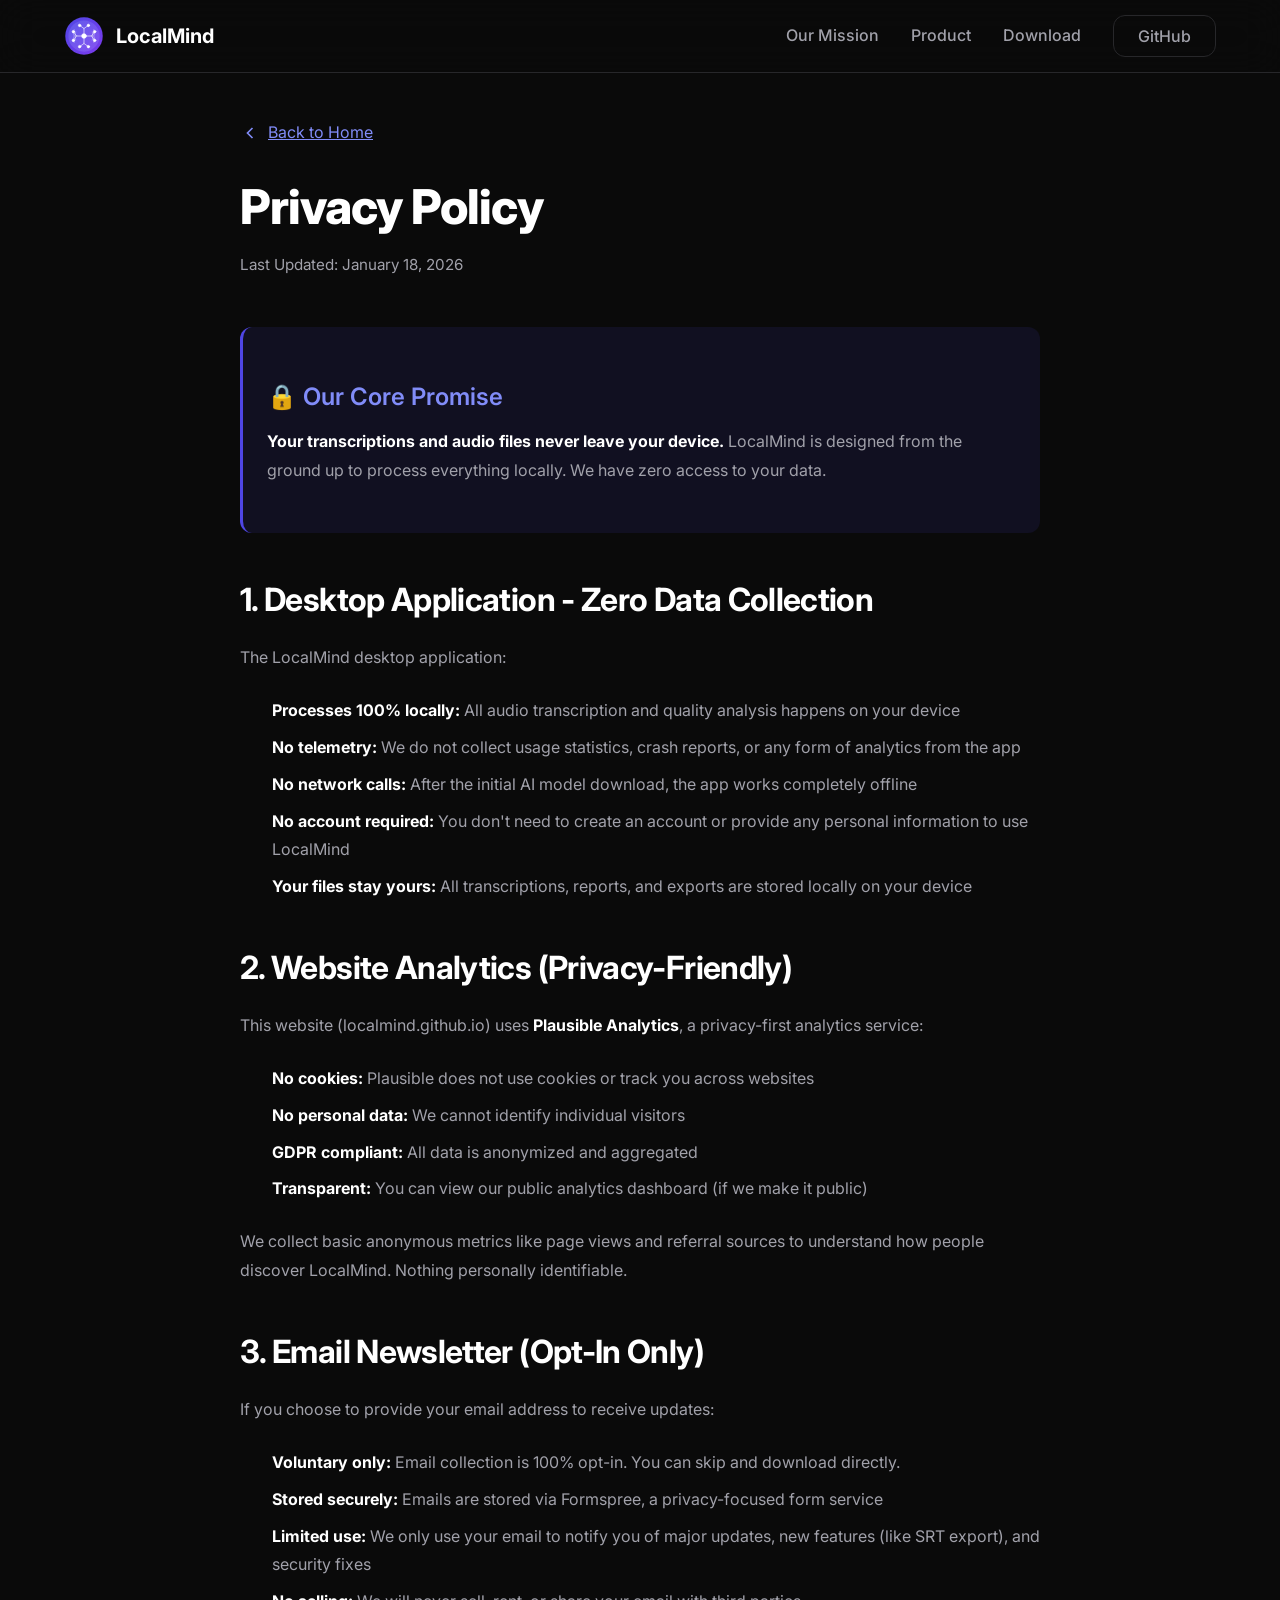
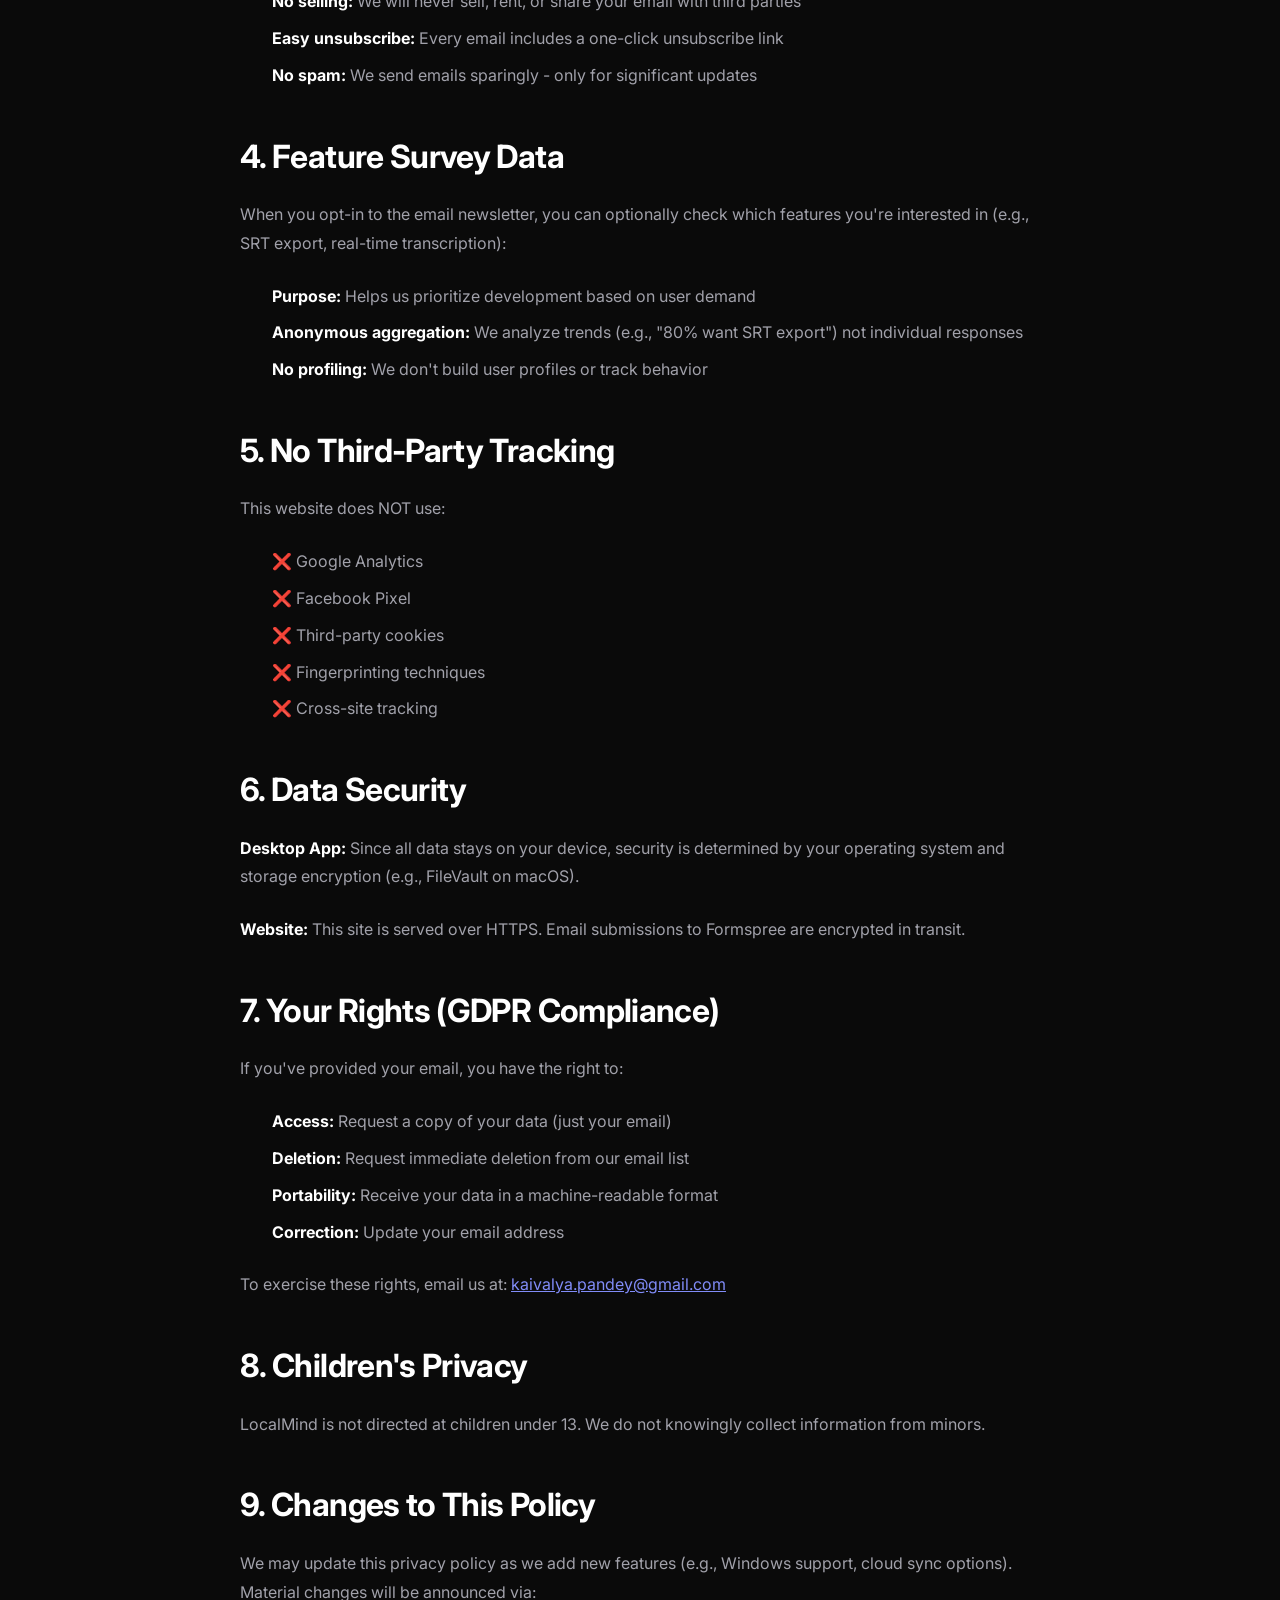
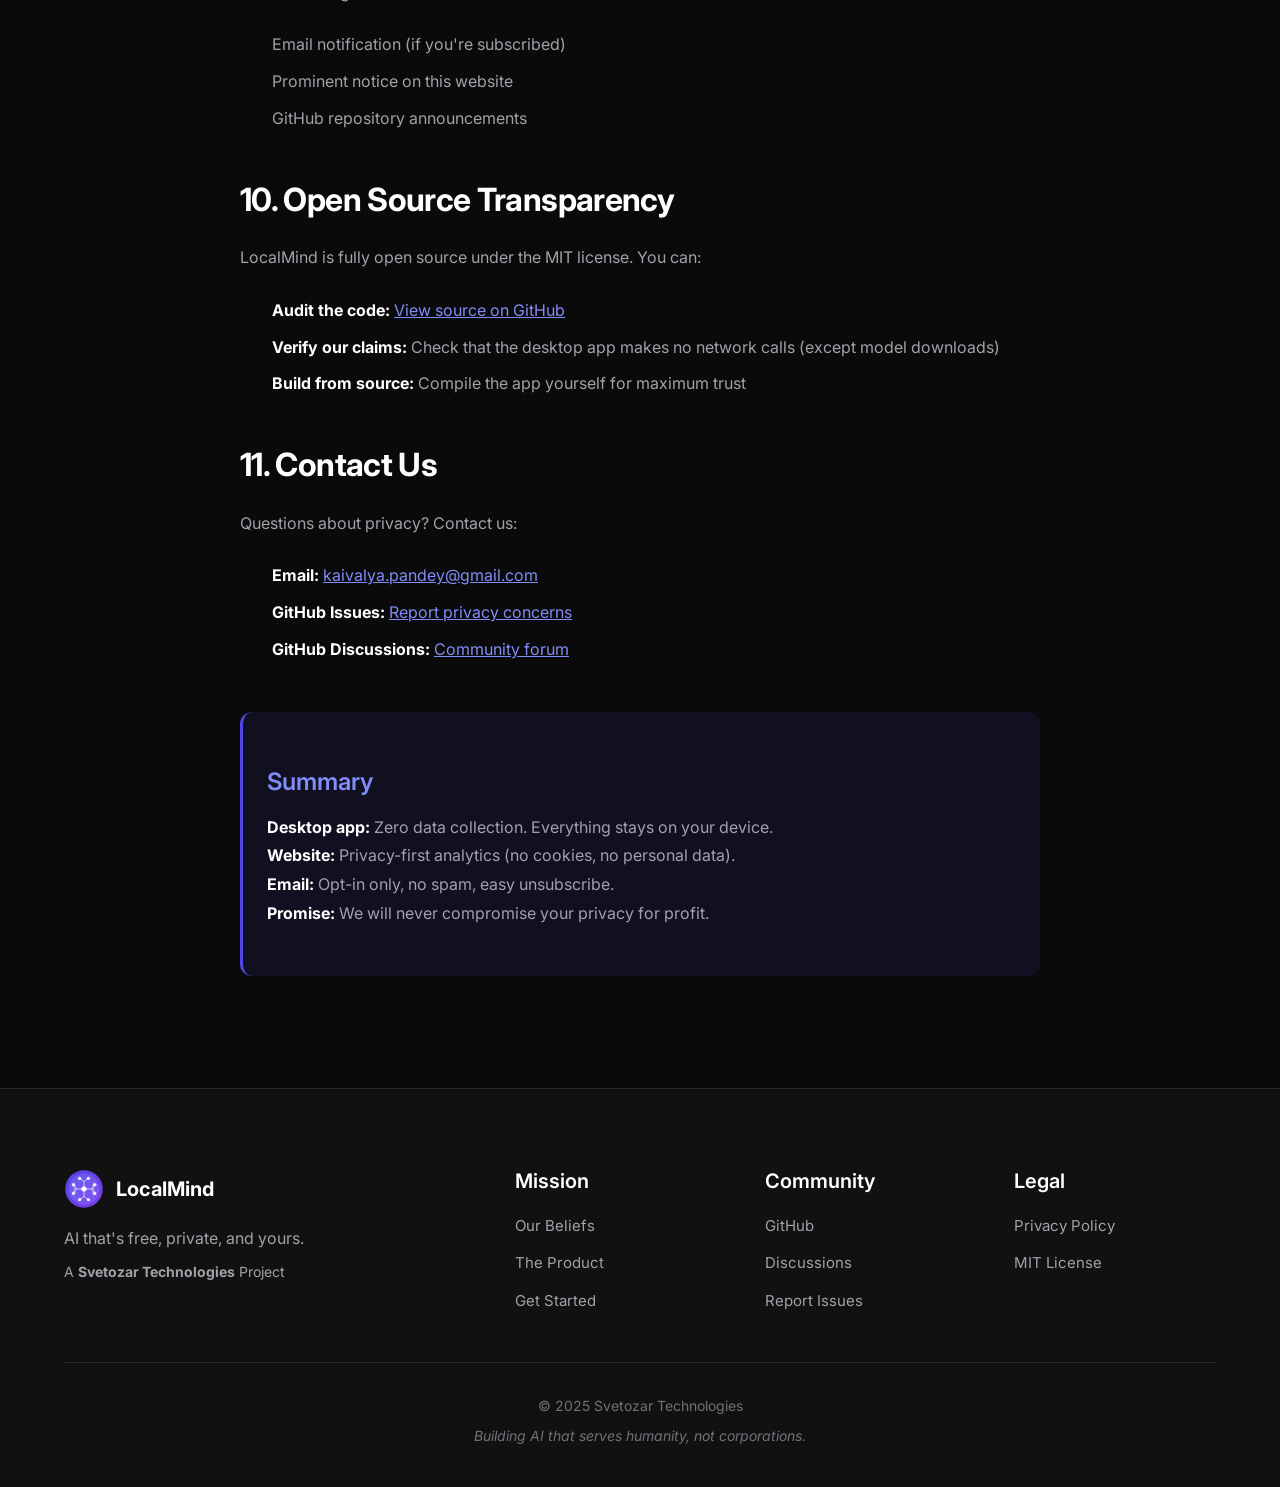
<file: website/privacy.html>
<!DOCTYPE html>
<html lang="en">
<head>
    <meta charset="UTF-8">
    <meta name="viewport" content="width=device-width, initial-scale=1.0">
    <title>Privacy Policy - LocalMind</title>
    <meta name="description" content="LocalMind Privacy Policy - Learn how we protect your privacy and handle data.">

    <!-- Favicon -->
    <link rel="icon" type="image/svg+xml" href="assets/logo.svg">

    <!-- Fonts -->
    <link rel="preconnect" href="https://fonts.googleapis.com">
    <link rel="preconnect" href="https://fonts.gstatic.com" crossorigin>
    <link href="https://fonts.googleapis.com/css2?family=Inter:wght@400;500;600;700;800&display=swap" rel="stylesheet">

    <!-- Styles -->
    <link rel="stylesheet" href="css/style.css">

    <style>
        .privacy-page {
            padding: 120px 0 80px;
            min-height: 100vh;
        }

        .privacy-content {
            max-width: 800px;
            margin: 0 auto;
        }

        .privacy-content h1 {
            font-size: 3rem;
            margin-bottom: 1rem;
        }

        .privacy-content .last-updated {
            color: var(--color-text-secondary);
            margin-bottom: 3rem;
            font-size: 0.95rem;
        }

        .privacy-content h2 {
            font-size: 2rem;
            margin: 3rem 0 1.5rem;
            color: var(--color-text);
        }

        .privacy-content h3 {
            font-size: 1.5rem;
            margin: 2rem 0 1rem;
            color: var(--color-primary-light);
        }

        .privacy-content p {
            color: var(--color-text-secondary);
            line-height: 1.8;
            margin-bottom: 1.5rem;
        }

        .privacy-content ul {
            color: var(--color-text-secondary);
            line-height: 1.8;
            margin: 1rem 0 1.5rem 2rem;
        }

        .privacy-content li {
            margin-bottom: 0.5rem;
        }

        .privacy-content strong {
            color: var(--color-text);
        }

        .privacy-content a {
            color: var(--color-primary-light);
            text-decoration: underline;
        }

        .privacy-content a:hover {
            color: var(--color-primary);
        }

        .privacy-highlight {
            background: rgba(79, 70, 229, 0.1);
            border-left: 3px solid var(--color-primary);
            padding: 1.5rem;
            border-radius: var(--radius-md);
            margin: 2rem 0;
        }

        .back-link {
            display: inline-flex;
            align-items: center;
            gap: 0.5rem;
            color: var(--color-primary-light);
            text-decoration: none;
            margin-bottom: 2rem;
            transition: all var(--transition-fast);
        }

        .back-link:hover {
            color: var(--color-primary);
            transform: translateX(-4px);
        }
    </style>
</head>
<body>
    <!-- Navigation -->
    <nav class="navbar">
        <div class="container">
            <a href="index.html" class="logo">
                <img src="assets/logo.svg" alt="LocalMind" width="40" height="40">
                <span>LocalMind</span>
            </a>
            <div class="nav-links">
                <a href="index.html#mission">Our Mission</a>
                <a href="index.html#product">Product</a>
                <a href="index.html#download">Download</a>
                <a href="https://github.com/KaivalyaDeepTeam/localmind" target="_blank" class="btn btn-outline">GitHub</a>
            </div>
        </div>
    </nav>

    <!-- Privacy Policy Content -->
    <section class="privacy-page">
        <div class="container">
            <div class="privacy-content">
                <a href="index.html" class="back-link">
                    <svg width="20" height="20" viewBox="0 0 24 24" fill="none" stroke="currentColor" stroke-width="2">
                        <polyline points="15 18 9 12 15 6"/>
                    </svg>
                    Back to Home
                </a>

                <h1>Privacy Policy</h1>
                <p class="last-updated">Last Updated: January 18, 2026</p>

                <div class="privacy-highlight">
                    <h3>🔒 Our Core Promise</h3>
                    <p><strong>Your transcriptions and audio files never leave your device.</strong> LocalMind is designed from the ground up to process everything locally. We have zero access to your data.</p>
                </div>

                <h2>1. Desktop Application - Zero Data Collection</h2>
                <p>The LocalMind desktop application:</p>
                <ul>
                    <li><strong>Processes 100% locally:</strong> All audio transcription and quality analysis happens on your device</li>
                    <li><strong>No telemetry:</strong> We do not collect usage statistics, crash reports, or any form of analytics from the app</li>
                    <li><strong>No network calls:</strong> After the initial AI model download, the app works completely offline</li>
                    <li><strong>No account required:</strong> You don't need to create an account or provide any personal information to use LocalMind</li>
                    <li><strong>Your files stay yours:</strong> All transcriptions, reports, and exports are stored locally on your device</li>
                </ul>

                <h2>2. Website Analytics (Privacy-Friendly)</h2>
                <p>This website (localmind.github.io) uses <strong>Plausible Analytics</strong>, a privacy-first analytics service:</p>
                <ul>
                    <li><strong>No cookies:</strong> Plausible does not use cookies or track you across websites</li>
                    <li><strong>No personal data:</strong> We cannot identify individual visitors</li>
                    <li><strong>GDPR compliant:</strong> All data is anonymized and aggregated</li>
                    <li><strong>Transparent:</strong> You can view our public analytics dashboard (if we make it public)</li>
                </ul>
                <p>We collect basic anonymous metrics like page views and referral sources to understand how people discover LocalMind. Nothing personally identifiable.</p>

                <h2>3. Email Newsletter (Opt-In Only)</h2>
                <p>If you choose to provide your email address to receive updates:</p>
                <ul>
                    <li><strong>Voluntary only:</strong> Email collection is 100% opt-in. You can skip and download directly.</li>
                    <li><strong>Stored securely:</strong> Emails are stored via Formspree, a privacy-focused form service</li>
                    <li><strong>Limited use:</strong> We only use your email to notify you of major updates, new features (like SRT export), and security fixes</li>
                    <li><strong>No selling:</strong> We will never sell, rent, or share your email with third parties</li>
                    <li><strong>Easy unsubscribe:</strong> Every email includes a one-click unsubscribe link</li>
                    <li><strong>No spam:</strong> We send emails sparingly - only for significant updates</li>
                </ul>

                <h2>4. Feature Survey Data</h2>
                <p>When you opt-in to the email newsletter, you can optionally check which features you're interested in (e.g., SRT export, real-time transcription):</p>
                <ul>
                    <li><strong>Purpose:</strong> Helps us prioritize development based on user demand</li>
                    <li><strong>Anonymous aggregation:</strong> We analyze trends (e.g., "80% want SRT export") not individual responses</li>
                    <li><strong>No profiling:</strong> We don't build user profiles or track behavior</li>
                </ul>

                <h2>5. No Third-Party Tracking</h2>
                <p>This website does NOT use:</p>
                <ul>
                    <li>❌ Google Analytics</li>
                    <li>❌ Facebook Pixel</li>
                    <li>❌ Third-party cookies</li>
                    <li>❌ Fingerprinting techniques</li>
                    <li>❌ Cross-site tracking</li>
                </ul>

                <h2>6. Data Security</h2>
                <p><strong>Desktop App:</strong> Since all data stays on your device, security is determined by your operating system and storage encryption (e.g., FileVault on macOS).</p>
                <p><strong>Website:</strong> This site is served over HTTPS. Email submissions to Formspree are encrypted in transit.</p>

                <h2>7. Your Rights (GDPR Compliance)</h2>
                <p>If you've provided your email, you have the right to:</p>
                <ul>
                    <li><strong>Access:</strong> Request a copy of your data (just your email)</li>
                    <li><strong>Deletion:</strong> Request immediate deletion from our email list</li>
                    <li><strong>Portability:</strong> Receive your data in a machine-readable format</li>
                    <li><strong>Correction:</strong> Update your email address</li>
                </ul>
                <p>To exercise these rights, email us at: <a href="mailto:kaivalya.pandey@gmail.com">kaivalya.pandey@gmail.com</a></p>

                <h2>8. Children's Privacy</h2>
                <p>LocalMind is not directed at children under 13. We do not knowingly collect information from minors.</p>

                <h2>9. Changes to This Policy</h2>
                <p>We may update this privacy policy as we add new features (e.g., Windows support, cloud sync options). Material changes will be announced via:</p>
                <ul>
                    <li>Email notification (if you're subscribed)</li>
                    <li>Prominent notice on this website</li>
                    <li>GitHub repository announcements</li>
                </ul>

                <h2>10. Open Source Transparency</h2>
                <p>LocalMind is fully open source under the MIT license. You can:</p>
                <ul>
                    <li><strong>Audit the code:</strong> <a href="https://github.com/KaivalyaDeepTeam/localmind" target="_blank">View source on GitHub</a></li>
                    <li><strong>Verify our claims:</strong> Check that the desktop app makes no network calls (except model downloads)</li>
                    <li><strong>Build from source:</strong> Compile the app yourself for maximum trust</li>
                </ul>

                <h2>11. Contact Us</h2>
                <p>Questions about privacy? Contact us:</p>
                <ul>
                    <li><strong>Email:</strong> <a href="mailto:kaivalya.pandey@gmail.com">kaivalya.pandey@gmail.com</a></li>
                    <li><strong>GitHub Issues:</strong> <a href="https://github.com/KaivalyaDeepTeam/localmind/issues" target="_blank">Report privacy concerns</a></li>
                    <li><strong>GitHub Discussions:</strong> <a href="https://github.com/KaivalyaDeepTeam/localmind/discussions" target="_blank">Community forum</a></li>
                </ul>

                <div class="privacy-highlight" style="margin-top: 3rem;">
                    <h3>Summary</h3>
                    <p><strong>Desktop app:</strong> Zero data collection. Everything stays on your device.<br>
                    <strong>Website:</strong> Privacy-first analytics (no cookies, no personal data).<br>
                    <strong>Email:</strong> Opt-in only, no spam, easy unsubscribe.<br>
                    <strong>Promise:</strong> We will never compromise your privacy for profit.</p>
                </div>
            </div>
        </div>
    </section>

    <!-- Footer -->
    <footer class="footer">
        <div class="container">
            <div class="footer-grid">
                <div class="footer-brand">
                    <a href="index.html" class="logo">
                        <img src="assets/logo.svg" alt="LocalMind" width="40" height="40">
                        <span>LocalMind</span>
                    </a>
                    <p class="footer-mission">AI that's free, private, and yours.</p>
                    <p class="company">A <strong>Svetozar Technologies</strong> Project</p>
                </div>
                <div class="footer-links">
                    <h4>Mission</h4>
                    <ul>
                        <li><a href="index.html#mission">Our Beliefs</a></li>
                        <li><a href="index.html#product">The Product</a></li>
                        <li><a href="index.html#download">Get Started</a></li>
                    </ul>
                </div>
                <div class="footer-links">
                    <h4>Community</h4>
                    <ul>
                        <li><a href="https://github.com/KaivalyaDeepTeam/localmind" target="_blank">GitHub</a></li>
                        <li><a href="https://github.com/KaivalyaDeepTeam/localmind/discussions" target="_blank">Discussions</a></li>
                        <li><a href="https://github.com/KaivalyaDeepTeam/localmind/issues" target="_blank">Report Issues</a></li>
                    </ul>
                </div>
                <div class="footer-links">
                    <h4>Legal</h4>
                    <ul>
                        <li><a href="privacy.html">Privacy Policy</a></li>
                        <li><a href="https://github.com/KaivalyaDeepTeam/localmind/blob/main/LICENSE" target="_blank">MIT License</a></li>
                    </ul>
                </div>
            </div>
            <div class="footer-bottom">
                <p>&copy; 2025 Svetozar Technologies</p>
                <p class="footer-tagline">Building AI that serves humanity, not corporations.</p>
            </div>
        </div>
    </footer>

    <script src="js/main.js"></script>
</body>
</html>
</file>
<file: website/css/style.css>
/* ================================================
   LocalMind Website Styles
   Svetozar Technologies
   ================================================ */

/* CSS Variables */
:root {
    --color-primary: #4F46E5;
    --color-primary-light: #818CF8;
    --color-primary-dark: #3730A3;
    --color-secondary: #7C3AED;
    --color-accent: #A78BFA;

    --color-bg: #0a0a0a;
    --color-bg-secondary: #111111;
    --color-bg-card: #171717;
    --color-bg-card-hover: #1f1f1f;

    --color-text: #ffffff;
    --color-text-secondary: #a1a1aa;
    --color-text-muted: #71717a;

    --color-border: #27272a;
    --color-border-light: #3f3f46;

    --color-success: #22c55e;
    --color-error: #ef4444;

    --font-family: 'Inter', -apple-system, BlinkMacSystemFont, 'Segoe UI', Roboto, sans-serif;

    --radius-sm: 6px;
    --radius-md: 12px;
    --radius-lg: 16px;
    --radius-xl: 24px;

    --shadow-sm: 0 1px 2px rgba(0, 0, 0, 0.3);
    --shadow-md: 0 4px 6px rgba(0, 0, 0, 0.4);
    --shadow-lg: 0 10px 15px rgba(0, 0, 0, 0.5);
    --shadow-xl: 0 20px 25px rgba(0, 0, 0, 0.6);

    --transition-fast: 150ms ease;
    --transition-base: 250ms ease;
    --transition-slow: 350ms ease;
}

/* Reset & Base */
*, *::before, *::after {
    box-sizing: border-box;
    margin: 0;
    padding: 0;
}

html {
    scroll-behavior: smooth;
    -webkit-font-smoothing: antialiased;
    -moz-osx-font-smoothing: grayscale;
}

body {
    font-family: var(--font-family);
    font-size: 16px;
    line-height: 1.6;
    color: var(--color-text);
    background-color: var(--color-bg);
}

a {
    color: var(--color-primary-light);
    text-decoration: none;
    transition: color var(--transition-fast);
}

a:hover {
    color: var(--color-accent);
}

img {
    max-width: 100%;
    height: auto;
}

ul {
    list-style: none;
}

/* Container */
.container {
    max-width: 1200px;
    margin: 0 auto;
    padding: 0 24px;
}

/* Typography */
h1, h2, h3, h4, h5, h6 {
    font-weight: 700;
    line-height: 1.2;
    color: var(--color-text);
}

h1 {
    font-size: clamp(2.5rem, 5vw, 4rem);
    font-weight: 800;
    letter-spacing: -0.02em;
}

h2 {
    font-size: clamp(2rem, 4vw, 3rem);
    font-weight: 700;
    letter-spacing: -0.02em;
}

h3 {
    font-size: 1.5rem;
    font-weight: 600;
}

h4 {
    font-size: 1.25rem;
    font-weight: 600;
}

.gradient-text {
    background: linear-gradient(135deg, var(--color-primary-light) 0%, var(--color-accent) 100%);
    -webkit-background-clip: text;
    -webkit-text-fill-color: transparent;
    background-clip: text;
}

/* Buttons */
.btn {
    display: inline-flex;
    align-items: center;
    justify-content: center;
    gap: 8px;
    padding: 12px 24px;
    font-family: var(--font-family);
    font-size: 1rem;
    font-weight: 600;
    line-height: 1;
    border-radius: var(--radius-md);
    border: none;
    cursor: pointer;
    transition: all var(--transition-base);
    text-decoration: none;
}

.btn-lg {
    padding: 16px 32px;
    font-size: 1.1rem;
}

.btn-primary {
    background: linear-gradient(135deg, var(--color-primary) 0%, var(--color-secondary) 100%);
    color: white;
    box-shadow: 0 4px 14px rgba(79, 70, 229, 0.4);
}

.btn-primary:hover {
    transform: translateY(-2px);
    box-shadow: 0 6px 20px rgba(79, 70, 229, 0.5);
    color: white;
}

.btn-secondary {
    background: var(--color-bg-card);
    color: var(--color-text);
    border: 1px solid var(--color-border);
}

.btn-secondary:hover {
    background: var(--color-bg-card-hover);
    border-color: var(--color-border-light);
    color: var(--color-text);
}

.btn-outline {
    background: transparent;
    color: var(--color-text);
    border: 1px solid var(--color-border);
}

.btn-outline:hover {
    background: var(--color-bg-card);
    border-color: var(--color-primary);
    color: var(--color-text);
}

.btn-outline.active {
    background: var(--color-primary);
    border-color: var(--color-primary);
}

/* Navigation */
.navbar {
    position: fixed;
    top: 0;
    left: 0;
    right: 0;
    z-index: 1000;
    background: rgba(10, 10, 10, 0.8);
    backdrop-filter: blur(20px);
    border-bottom: 1px solid var(--color-border);
}

.navbar .container {
    display: flex;
    align-items: center;
    justify-content: space-between;
    height: 72px;
}

.logo {
    display: flex;
    align-items: center;
    gap: 12px;
    font-size: 1.25rem;
    font-weight: 700;
    color: var(--color-text);
}

.logo:hover {
    color: var(--color-text);
}

.nav-links {
    display: flex;
    align-items: center;
    gap: 32px;
}

.nav-links a {
    color: var(--color-text-secondary);
    font-weight: 500;
    transition: color var(--transition-fast);
}

.nav-links a:hover {
    color: var(--color-text);
}

.mobile-menu-btn {
    display: none;
    flex-direction: column;
    gap: 6px;
    padding: 8px;
    background: none;
    border: none;
    cursor: pointer;
}

.mobile-menu-btn span {
    display: block;
    width: 24px;
    height: 2px;
    background: var(--color-text);
    transition: all var(--transition-base);
}

/* Hero Section */
.hero {
    padding: 160px 0 80px;
    background: radial-gradient(ellipse at top, rgba(79, 70, 229, 0.15) 0%, transparent 50%);
}

.hero .container {
    display: grid;
    grid-template-columns: 1fr 1fr;
    gap: 64px;
    align-items: center;
}

.hero-content {
    max-width: 600px;
}

.badge {
    display: inline-block;
    padding: 8px 16px;
    background: rgba(79, 70, 229, 0.15);
    border: 1px solid rgba(79, 70, 229, 0.3);
    border-radius: 100px;
    font-size: 0.875rem;
    font-weight: 600;
    color: var(--color-primary-light);
    margin-bottom: 24px;
}

.hero-subtitle {
    font-size: 1.25rem;
    color: var(--color-text-secondary);
    margin: 24px 0 32px;
    line-height: 1.7;
}

.hero-buttons {
    display: flex;
    gap: 16px;
    flex-wrap: wrap;
}

.hero-stats {
    display: flex;
    gap: 32px;
    margin-top: 48px;
    padding-top: 32px;
    border-top: 1px solid var(--color-border);
}

.stat {
    display: flex;
    flex-direction: column;
    gap: 4px;
}

.stat-value {
    font-size: 1.5rem;
    font-weight: 800;
    color: var(--color-primary-light);
}

.stat-label {
    font-size: 0.875rem;
    color: var(--color-text-muted);
}

/* Video Container */
.hero-visual {
    display: flex;
    justify-content: center;
}

.video-container {
    width: 100%;
    max-width: 560px;
    aspect-ratio: 16/9;
    border-radius: var(--radius-lg);
    overflow: hidden;
    border: 1px solid var(--color-border);
    background: var(--color-bg-card);
}

.video-container iframe {
    width: 100%;
    height: 100%;
}

.video-placeholder {
    width: 100%;
    height: 100%;
    display: flex;
    flex-direction: column;
    align-items: center;
    justify-content: center;
    gap: 16px;
    background: linear-gradient(135deg, var(--color-bg-card) 0%, var(--color-bg-secondary) 100%);
    color: var(--color-text-secondary);
}

.video-placeholder span {
    font-size: 1.25rem;
    font-weight: 600;
    color: var(--color-text);
}

.video-placeholder p {
    font-size: 0.875rem;
    color: var(--color-text-muted);
}

/* Trust Section */
.trust-section {
    padding: 40px 0;
    border-bottom: 1px solid var(--color-border);
}

.trust-badges {
    display: flex;
    justify-content: center;
    gap: 48px;
    flex-wrap: wrap;
}

.trust-badge {
    display: flex;
    align-items: center;
    gap: 12px;
    color: var(--color-text-secondary);
    font-size: 0.9375rem;
    font-weight: 500;
}

.trust-badge svg {
    color: var(--color-primary-light);
}

/* Section Header */
.section-header {
    text-align: center;
    max-width: 700px;
    margin: 0 auto 64px;
}

.section-header p {
    color: var(--color-text-secondary);
    font-size: 1.125rem;
    margin-top: 16px;
}

/* Features Section */
.features {
    padding: 120px 0;
}

.features-grid {
    display: grid;
    grid-template-columns: repeat(3, 1fr);
    gap: 32px;
}

.feature-card {
    padding: 32px;
    background: var(--color-bg-card);
    border: 1px solid var(--color-border);
    border-radius: var(--radius-lg);
    transition: all var(--transition-base);
}

.feature-card:hover {
    background: var(--color-bg-card-hover);
    border-color: var(--color-border-light);
    transform: translateY(-4px);
}

.feature-icon {
    width: 64px;
    height: 64px;
    display: flex;
    align-items: center;
    justify-content: center;
    background: linear-gradient(135deg, rgba(79, 70, 229, 0.2) 0%, rgba(124, 58, 237, 0.2) 100%);
    border-radius: var(--radius-md);
    margin-bottom: 24px;
    color: var(--color-primary-light);
}

.feature-card h3 {
    margin-bottom: 12px;
}

.feature-card p {
    color: var(--color-text-secondary);
    line-height: 1.7;
}

/* How It Works Section */
.how-it-works {
    padding: 120px 0;
    background: var(--color-bg-secondary);
}

.steps {
    display: flex;
    align-items: flex-start;
    justify-content: center;
    gap: 24px;
    max-width: 900px;
    margin: 0 auto;
}

.step {
    flex: 1;
    text-align: center;
    max-width: 280px;
}

.step-number {
    width: 64px;
    height: 64px;
    display: flex;
    align-items: center;
    justify-content: center;
    margin: 0 auto 24px;
    background: linear-gradient(135deg, var(--color-primary) 0%, var(--color-secondary) 100%);
    border-radius: 50%;
    font-size: 1.5rem;
    font-weight: 800;
    color: white;
}

.step-content h3 {
    margin-bottom: 12px;
}

.step-content p {
    color: var(--color-text-secondary);
    line-height: 1.7;
}

.step-connector {
    flex-shrink: 0;
    width: 80px;
    height: 2px;
    background: linear-gradient(90deg, var(--color-primary), var(--color-secondary));
    margin-top: 32px;
    opacity: 0.5;
}

/* Comparison Section */
.comparison {
    padding: 120px 0;
}

.comparison-table {
    max-width: 800px;
    margin: 0 auto;
    border-radius: var(--radius-lg);
    overflow: hidden;
    border: 1px solid var(--color-border);
}

.comparison-header,
.comparison-row {
    display: grid;
    grid-template-columns: 1.5fr 1fr 1fr;
}

.comparison-header {
    background: var(--color-bg-card);
    font-weight: 600;
}

.comparison-row {
    border-top: 1px solid var(--color-border);
}

.comparison-row:nth-child(even) {
    background: var(--color-bg-secondary);
}

.comparison-cell {
    padding: 20px 24px;
    display: flex;
    align-items: center;
}

.comparison-cell.label {
    color: var(--color-text-secondary);
    font-weight: 500;
}

.comparison-cell.highlight {
    color: var(--color-success);
    font-weight: 600;
    background: rgba(34, 197, 94, 0.05);
}

/* Download Section */
.download {
    padding: 120px 0;
    background: var(--color-bg-secondary);
}

.download-cards {
    display: grid;
    grid-template-columns: repeat(3, 1fr);
    gap: 32px;
    max-width: 900px;
    margin: 0 auto;
}

.download-card {
    display: flex;
    flex-direction: column;
    align-items: center;
    padding: 40px 32px;
    background: var(--color-bg-card);
    border: 1px solid var(--color-border);
    border-radius: var(--radius-lg);
    text-align: center;
    transition: all var(--transition-base);
    color: var(--color-text);
}

.download-card:hover {
    background: var(--color-bg-card-hover);
    border-color: var(--color-primary);
    transform: translateY(-4px);
    color: var(--color-text);
}

.download-card svg {
    margin-bottom: 16px;
    color: var(--color-primary-light);
}

.download-card h3 {
    margin-bottom: 8px;
}

.download-card p {
    color: var(--color-text-secondary);
    font-size: 0.875rem;
    margin-bottom: 16px;
}

.download-size {
    display: inline-block;
    padding: 4px 12px;
    background: var(--color-bg-secondary);
    border-radius: 100px;
    font-size: 0.75rem;
    color: var(--color-text-muted);
}

.download-card.disabled {
    opacity: 0.5;
    cursor: not-allowed;
    pointer-events: none;
}

.download-card.disabled:hover {
    transform: none;
    border-color: var(--color-border);
}

.coming-soon-badge {
    display: inline-block;
    padding: 6px 16px;
    background: linear-gradient(135deg, rgba(79, 70, 229, 0.2) 0%, rgba(124, 58, 237, 0.2) 100%);
    border: 1px solid rgba(79, 70, 229, 0.3);
    border-radius: 100px;
    font-size: 0.75rem;
    font-weight: 600;
    color: var(--color-primary-light);
    text-transform: uppercase;
    letter-spacing: 0.05em;
}

.system-requirements {
    max-width: 700px;
    margin: 64px auto 0;
    padding: 32px;
    background: var(--color-bg-card);
    border: 1px solid var(--color-border);
    border-radius: var(--radius-lg);
}

.system-requirements h4 {
    text-align: center;
    margin-bottom: 24px;
}

.requirements-grid {
    display: grid;
    gap: 16px;
}

.requirement {
    display: flex;
    justify-content: space-between;
    padding: 12px 0;
    border-bottom: 1px solid var(--color-border);
}

.requirement:last-child {
    border-bottom: none;
}

.req-label {
    font-weight: 600;
    color: var(--color-text-secondary);
}

.req-value {
    color: var(--color-text);
}

/* CTA Section */
.cta {
    padding: 120px 0;
    background: linear-gradient(135deg, rgba(79, 70, 229, 0.1) 0%, rgba(124, 58, 237, 0.1) 100%);
}

.cta-content {
    text-align: center;
    max-width: 600px;
    margin: 0 auto;
}

.cta-content h2 {
    margin-bottom: 16px;
}

.cta-content p {
    color: var(--color-text-secondary);
    font-size: 1.125rem;
    margin-bottom: 32px;
}

.cta-buttons {
    display: flex;
    justify-content: center;
    gap: 16px;
    flex-wrap: wrap;
}

/* Footer */
.footer {
    padding: 80px 0 40px;
    background: var(--color-bg-secondary);
    border-top: 1px solid var(--color-border);
}

.footer-grid {
    display: grid;
    grid-template-columns: 2fr 1fr 1fr 1fr;
    gap: 48px;
    margin-bottom: 48px;
}

.footer-brand p {
    color: var(--color-text-secondary);
    margin-top: 16px;
    line-height: 1.7;
}

.footer-brand .company {
    margin-top: 8px;
    font-size: 0.875rem;
}

.footer-links h4 {
    margin-bottom: 20px;
    color: var(--color-text);
}

.footer-links ul {
    display: flex;
    flex-direction: column;
    gap: 12px;
}

.footer-links a {
    color: var(--color-text-secondary);
    font-size: 0.9375rem;
}

.footer-links a:hover {
    color: var(--color-text);
}

.footer-bottom {
    padding-top: 32px;
    border-top: 1px solid var(--color-border);
    text-align: center;
}

.footer-bottom p {
    color: var(--color-text-muted);
    font-size: 0.875rem;
}

.footer-bottom p + p {
    margin-top: 8px;
}

.footer-tagline {
    color: var(--color-primary-light);
    font-style: italic;
}

.footer-mission {
    color: var(--color-text-secondary);
    margin-top: 16px;
}

/* ================================================
   Section Labels
   ================================================ */

.section-label {
    display: inline-block;
    padding: 8px 16px;
    background: rgba(79, 70, 229, 0.15);
    border: 1px solid rgba(79, 70, 229, 0.3);
    border-radius: 100px;
    font-size: 0.875rem;
    font-weight: 600;
    color: var(--color-primary-light);
    text-transform: uppercase;
    letter-spacing: 0.05em;
    margin-bottom: 24px;
}

/* ================================================
   Mission Section
   ================================================ */

.mission-section {
    padding: 120px 0;
    background: var(--color-bg-secondary);
}

.mission-header {
    text-align: center;
    max-width: 800px;
    margin: 0 auto 80px;
}

.mission-header h2 {
    font-size: clamp(2rem, 4vw, 3rem);
}

/* Manifesto */
.manifesto {
    max-width: 900px;
    margin: 0 auto;
    display: flex;
    flex-direction: column;
    gap: 64px;
}

.manifesto-block {
    position: relative;
    padding-left: 80px;
}

.manifesto-number {
    position: absolute;
    left: 0;
    top: 0;
    font-size: 3rem;
    font-weight: 800;
    background: linear-gradient(135deg, var(--color-primary-light) 0%, var(--color-accent) 100%);
    -webkit-background-clip: text;
    -webkit-text-fill-color: transparent;
    background-clip: text;
    line-height: 1;
}

.manifesto-block h3 {
    font-size: 1.5rem;
    margin-bottom: 20px;
}

.manifesto-block > p {
    color: var(--color-text-secondary);
    line-height: 1.8;
    font-size: 1.0625rem;
    margin-bottom: 16px;
}

/* Beliefs */
.beliefs {
    display: grid;
    grid-template-columns: repeat(2, 1fr);
    gap: 32px;
    margin-top: 32px;
}

.belief {
    padding: 24px;
    background: var(--color-bg-card);
    border: 1px solid var(--color-border);
    border-radius: var(--radius-lg);
}

.belief h4 {
    color: var(--color-primary-light);
    margin-bottom: 12px;
    font-size: 1.125rem;
}

.belief p {
    color: var(--color-text-secondary);
    line-height: 1.7;
}

/* Commitments */
.commitments {
    display: flex;
    flex-direction: column;
    gap: 24px;
    margin-top: 32px;
}

.commitment {
    display: flex;
    align-items: flex-start;
    gap: 20px;
    padding: 24px;
    background: var(--color-bg-card);
    border: 1px solid var(--color-border);
    border-radius: var(--radius-lg);
}

.commitment-icon {
    flex-shrink: 0;
    width: 48px;
    height: 48px;
    display: flex;
    align-items: center;
    justify-content: center;
    background: rgba(34, 197, 94, 0.15);
    border-radius: var(--radius-md);
    color: #22c55e;
}

.commitment strong {
    display: block;
    font-size: 1.125rem;
    margin-bottom: 8px;
}

.commitment p {
    color: var(--color-text-secondary);
    line-height: 1.6;
    margin: 0;
}

/* ================================================
   Impact Section
   ================================================ */

.impact-section {
    padding: 80px 0;
    border-bottom: 1px solid var(--color-border);
}

.impact-header {
    text-align: center;
    margin-bottom: 48px;
}

.impact-header h2 {
    font-size: 1.5rem;
    color: var(--color-text-secondary);
}

.impact-grid {
    display: grid;
    grid-template-columns: repeat(4, 1fr);
    gap: 32px;
}

.impact-card {
    text-align: center;
    padding: 32px 24px;
    background: var(--color-bg-card);
    border: 1px solid var(--color-border);
    border-radius: var(--radius-lg);
}

.impact-number {
    display: block;
    font-size: 3rem;
    font-weight: 800;
    background: linear-gradient(135deg, var(--color-primary-light) 0%, var(--color-accent) 100%);
    -webkit-background-clip: text;
    -webkit-text-fill-color: transparent;
    background-clip: text;
    line-height: 1.1;
}

.impact-label {
    display: block;
    font-size: 1rem;
    font-weight: 600;
    color: var(--color-text);
    margin: 12px 0 8px;
}

.impact-card p {
    font-size: 0.875rem;
    color: var(--color-text-muted);
    margin: 0;
}

/* ================================================
   Product Section
   ================================================ */

.product-section {
    padding: 120px 0;
}

.product-features {
    display: grid;
    grid-template-columns: repeat(2, 1fr);
    gap: 32px;
    margin-bottom: 48px;
}

.product-feature {
    display: flex;
    gap: 20px;
    padding: 32px;
    background: var(--color-bg-card);
    border: 1px solid var(--color-border);
    border-radius: var(--radius-lg);
    transition: all var(--transition-base);
}

.product-feature:hover {
    border-color: var(--color-border-light);
    transform: translateY(-2px);
}

.product-feature .feature-icon {
    flex-shrink: 0;
}

.product-feature h3 {
    margin-bottom: 8px;
    font-size: 1.25rem;
}

.product-feature p {
    color: var(--color-text-secondary);
    line-height: 1.6;
    margin: 0;
}

.product-languages {
    text-align: center;
    padding: 40px;
    background: var(--color-bg-secondary);
    border-radius: var(--radius-lg);
}

.product-languages h4 {
    margin-bottom: 20px;
    color: var(--color-text-secondary);
}

.language-tags {
    display: flex;
    flex-wrap: wrap;
    justify-content: center;
    gap: 12px;
}

.language-tag {
    padding: 8px 16px;
    background: var(--color-bg-card);
    border: 1px solid var(--color-border);
    border-radius: 100px;
    font-size: 0.875rem;
    font-weight: 500;
    color: var(--color-text);
}

/* ================================================
   How Section
   ================================================ */

.how-section {
    padding: 120px 0;
    background: var(--color-bg-secondary);
}

/* ================================================
   Join Section
   ================================================ */

.join-section {
    padding: 120px 0;
    background: linear-gradient(135deg, rgba(79, 70, 229, 0.05) 0%, rgba(124, 58, 237, 0.05) 100%);
}

.join-content {
    text-align: center;
    max-width: 700px;
    margin: 0 auto;
}

.join-content h2 {
    margin-bottom: 24px;
}

.join-content > p {
    color: var(--color-text-secondary);
    font-size: 1.125rem;
    line-height: 1.8;
    margin-bottom: 16px;
}

.join-actions {
    display: grid;
    grid-template-columns: repeat(3, 1fr);
    gap: 24px;
    margin-top: 48px;
}

.join-card {
    display: flex;
    align-items: center;
    gap: 16px;
    padding: 24px;
    background: var(--color-bg-card);
    border: 1px solid var(--color-border);
    border-radius: var(--radius-lg);
    text-align: left;
    color: var(--color-text);
    transition: all var(--transition-base);
}

.join-card:hover {
    border-color: var(--color-primary);
    transform: translateY(-2px);
    color: var(--color-text);
}

.join-card svg {
    flex-shrink: 0;
    color: var(--color-primary-light);
}

.join-card strong {
    display: block;
    margin-bottom: 4px;
}

.join-card span {
    font-size: 0.875rem;
    color: var(--color-text-muted);
}

/* ================================================
   Final CTA
   ================================================ */

.final-cta {
    padding: 120px 0;
    background: var(--color-bg-secondary);
}

.final-cta .cta-content {
    text-align: center;
}

.final-cta h2 {
    font-size: clamp(1.75rem, 3.5vw, 2.5rem);
    margin-bottom: 32px;
}

/* ================================================
   Problem Section
   ================================================ */

.problem-section {
    padding: 80px 0;
    background: var(--color-bg-secondary);
}

.problem-grid {
    display: grid;
    grid-template-columns: repeat(3, 1fr);
    gap: 32px;
}

.problem-card {
    padding: 32px;
    background: var(--color-bg-card);
    border: 1px solid var(--color-border);
    border-radius: var(--radius-lg);
}

.problem-card.solution {
    border-color: var(--color-primary);
    background: linear-gradient(135deg, rgba(79, 70, 229, 0.1) 0%, rgba(124, 58, 237, 0.1) 100%);
}

.problem-icon {
    width: 56px;
    height: 56px;
    display: flex;
    align-items: center;
    justify-content: center;
    border-radius: var(--radius-md);
    margin-bottom: 20px;
}

.problem-icon.red {
    background: rgba(239, 68, 68, 0.15);
    color: #ef4444;
}

.problem-icon.green {
    background: rgba(34, 197, 94, 0.15);
    color: #22c55e;
}

.problem-card h3 {
    margin-bottom: 12px;
    font-size: 1.25rem;
}

.problem-card p {
    color: var(--color-text-secondary);
    line-height: 1.7;
}

/* ================================================
   Stats Section
   ================================================ */

.stats-section {
    padding: 60px 0;
    border-bottom: 1px solid var(--color-border);
}

.stats-grid {
    display: grid;
    grid-template-columns: repeat(4, 1fr);
    gap: 32px;
}

.stat-card {
    text-align: center;
    padding: 24px;
}

.stat-number {
    display: block;
    font-size: 3rem;
    font-weight: 800;
    background: linear-gradient(135deg, var(--color-primary-light) 0%, var(--color-accent) 100%);
    -webkit-background-clip: text;
    -webkit-text-fill-color: transparent;
    background-clip: text;
    line-height: 1.1;
}

.stat-label {
    display: block;
    font-size: 1.125rem;
    font-weight: 600;
    color: var(--color-text);
    margin: 8px 0;
}

.stat-card p {
    font-size: 0.875rem;
    color: var(--color-text-muted);
}

/* ================================================
   Why Section
   ================================================ */

.why-section {
    padding: 120px 0;
    background: var(--color-bg-secondary);
}

.why-content {
    display: grid;
    grid-template-columns: 1fr 1fr;
    gap: 64px;
    align-items: center;
}

.why-text {
    display: flex;
    flex-direction: column;
    gap: 32px;
}

.why-item h3 {
    margin-bottom: 12px;
    font-size: 1.25rem;
}

.why-item p {
    color: var(--color-text-secondary);
    line-height: 1.8;
}

.comparison-box {
    display: grid;
    grid-template-columns: 1fr 1fr;
    gap: 2px;
    background: var(--color-border);
    border-radius: var(--radius-lg);
    overflow: hidden;
}

.comparison-side {
    padding: 32px;
    background: var(--color-bg-card);
}

.comparison-side h4 {
    margin-bottom: 20px;
    font-size: 1.125rem;
    text-align: center;
}

.comparison-side.bad h4 {
    color: #ef4444;
}

.comparison-side.good h4 {
    color: #22c55e;
}

.comparison-side ul {
    display: flex;
    flex-direction: column;
    gap: 12px;
}

.comparison-side li {
    display: flex;
    align-items: center;
    gap: 12px;
    color: var(--color-text-secondary);
    font-size: 0.9375rem;
}

.comparison-side .x {
    color: #ef4444;
    font-weight: 700;
}

.comparison-side .check {
    color: #22c55e;
    font-weight: 700;
}

/* ================================================
   Community Section
   ================================================ */

.community-section {
    padding: 120px 0;
}

.community-grid {
    display: grid;
    grid-template-columns: repeat(3, 1fr);
    gap: 32px;
}

.community-card {
    display: flex;
    flex-direction: column;
    align-items: center;
    text-align: center;
    padding: 40px 32px;
    background: var(--color-bg-card);
    border: 1px solid var(--color-border);
    border-radius: var(--radius-lg);
    transition: all var(--transition-base);
    color: var(--color-text);
}

.community-card:hover {
    background: var(--color-bg-card-hover);
    border-color: var(--color-primary);
    transform: translateY(-4px);
    color: var(--color-text);
}

.community-card svg {
    margin-bottom: 20px;
    color: var(--color-primary-light);
}

.community-card h3 {
    margin-bottom: 12px;
}

.community-card p {
    color: var(--color-text-secondary);
    line-height: 1.6;
}

/* ================================================
   Responsive Styles
   ================================================ */

@media (max-width: 1024px) {
    .hero .container {
        grid-template-columns: 1fr;
        gap: 48px;
    }

    .hero-content {
        max-width: none;
        text-align: center;
    }

    .hero-buttons {
        justify-content: center;
    }

    .hero-stats {
        justify-content: center;
    }

    .features-grid {
        grid-template-columns: repeat(2, 1fr);
    }

    .footer-grid {
        grid-template-columns: repeat(2, 1fr);
    }

    .problem-grid {
        grid-template-columns: 1fr;
    }

    .stats-grid {
        grid-template-columns: repeat(2, 1fr);
    }

    .why-content {
        grid-template-columns: 1fr;
        gap: 48px;
    }

    .community-grid {
        grid-template-columns: 1fr;
    }

    .beliefs {
        grid-template-columns: 1fr;
    }

    .impact-grid {
        grid-template-columns: repeat(2, 1fr);
    }

    .product-features {
        grid-template-columns: 1fr;
    }

    .join-actions {
        grid-template-columns: 1fr;
    }

    .manifesto-block {
        padding-left: 0;
        padding-top: 60px;
    }

    .manifesto-number {
        position: relative;
    }
}

@media (max-width: 768px) {
    .nav-links {
        display: none;
    }

    .mobile-menu-btn {
        display: flex;
    }

    .hero {
        padding: 120px 0 60px;
    }

    .features-grid,
    .download-cards,
    .stats-grid,
    .community-grid {
        grid-template-columns: 1fr;
    }

    .comparison-box {
        grid-template-columns: 1fr;
    }

    .impact-grid {
        grid-template-columns: 1fr;
    }

    .product-feature {
        flex-direction: column;
    }

    .steps {
        flex-direction: column;
        gap: 32px;
    }

    .step-connector {
        width: 2px;
        height: 40px;
        margin: 0;
    }

    .comparison-header,
    .comparison-row {
        grid-template-columns: 1.2fr 1fr 1fr;
    }

    .comparison-cell {
        padding: 16px 12px;
        font-size: 0.875rem;
    }

    .footer-grid {
        grid-template-columns: 1fr;
        gap: 32px;
    }

    .trust-badges {
        gap: 24px;
    }

    .trust-badge {
        flex-direction: column;
        text-align: center;
        gap: 8px;
    }
}

@media (max-width: 480px) {
    .container {
        padding: 0 16px;
    }

    .hero-stats {
        flex-wrap: wrap;
        gap: 24px;
    }

    .stat {
        min-width: calc(50% - 12px);
        text-align: center;
    }

    .hero-buttons {
        flex-direction: column;
    }

    .hero-buttons .btn {
        width: 100%;
    }

    .cta-buttons {
        flex-direction: column;
    }

    .cta-buttons .btn {
        width: 100%;
    }
}

/* Animations */
@keyframes fadeIn {
    from {
        opacity: 0;
        transform: translateY(20px);
    }
    to {
        opacity: 1;
        transform: translateY(0);
    }
}

.hero-content,
.hero-visual {
    animation: fadeIn 0.6s ease-out;
}

.hero-visual {
    animation-delay: 0.2s;
}
/* ================================================
   New Conversion Sections Styles
   ================================================ */

/* Social Proof Bar */
.social-proof-bar {
    background: linear-gradient(135deg, var(--color-bg-secondary) 0%, var(--color-bg) 100%);
    border-bottom: 1px solid var(--color-border);
    padding: 2rem 0;
}

.proof-stats {
    display: grid;
    grid-template-columns: repeat(auto-fit, minmax(200px, 1fr));
    gap: 2rem;
    text-align: center;
}

.proof-stat {
    display: flex;
    flex-direction: column;
    align-items: center;
    gap: 0.5rem;
}

.proof-icon {
    font-size: 2rem;
}

.proof-number {
    font-size: 2rem;
    font-weight: 700;
    background: linear-gradient(135deg, var(--color-primary-light), var(--color-accent));
    -webkit-background-clip: text;
    -webkit-text-fill-color: transparent;
    background-clip: text;
}

.proof-label {
    color: var(--color-text-secondary);
    font-size: 0.9rem;
}

/* Use Cases Section */
.use-cases-section {
    padding: 6rem 0;
    background: var(--color-bg);
}

.use-cases-grid {
    display: grid;
    grid-template-columns: repeat(auto-fit, minmax(320px, 1fr));
    gap: 2rem;
    margin-top: 3rem;
}

.use-case-card {
    background: var(--color-bg-card);
    border: 1px solid var(--color-border);
    border-radius: var(--radius-lg);
    padding: 2rem;
    transition: all var(--transition-base);
}

.use-case-card:hover {
    background: var(--color-bg-card-hover);
    border-color: var(--color-primary);
    transform: translateY(-4px);
}

.use-case-icon {
    font-size: 2.5rem;
    margin-bottom: 1rem;
}

.use-case-card h3 {
    font-size: 1.25rem;
    margin-bottom: 1rem;
    color: var(--color-text);
}

.use-case-problem {
    color: var(--color-text-secondary);
    margin-bottom: 1rem;
    font-size: 0.95rem;
    line-height: 1.6;
}

.use-case-solution {
    color: var(--color-text-muted);
    font-size: 0.95rem;
    line-height: 1.6;
}

.use-case-problem strong,
.use-case-solution strong {
    color: var(--color-primary-light);
}

/* Comparison Table Section */
.comparison-section {
    padding: 6rem 0;
    background: linear-gradient(180deg, var(--color-bg) 0%, var(--color-bg-secondary) 100%);
}

.comparison-table-wrapper {
    margin: 3rem 0;
    overflow-x: auto;
}

.comparison-table {
    width: 100%;
    border-collapse: collapse;
    background: var(--color-bg-card);
    border-radius: var(--radius-lg);
    overflow: hidden;
}

.comparison-table thead {
    background: var(--color-bg-secondary);
}

.comparison-table th {
    padding: 1.5rem;
    text-align: left;
    font-weight: 600;
    color: var(--color-text);
    border-bottom: 2px solid var(--color-border);
}

.comparison-table .cloud-col {
    color: var(--color-text-secondary);
}

.comparison-table .localmind-col {
    color: var(--color-primary-light);
}

.comparison-table td {
    padding: 1.25rem 1.5rem;
    border-bottom: 1px solid var(--color-border);
    color: var(--color-text-secondary);
}

.comparison-table tbody tr:last-child td {
    border-bottom: none;
}

.comparison-table tbody tr:hover {
    background: var(--color-bg-card-hover);
}

.comparison-table .highlight {
    color: var(--color-success);
    font-weight: 600;
}

.roi-calculator {
    background: linear-gradient(135deg, rgba(79, 70, 229, 0.1), rgba(124, 58, 237, 0.1));
    border: 1px solid var(--color-primary);
    border-radius: var(--radius-lg);
    padding: 2rem;
    margin-top: 3rem;
    text-align: center;
}

.roi-calculator h3 {
    font-size: 1.5rem;
    margin-bottom: 1rem;
}

.roi-calculator p {
    margin: 0.75rem 0;
    font-size: 1.1rem;
}

.savings-highlight {
    font-size: 1.5rem !important;
    margin-top: 1.5rem !important;
}

/* Testimonials Section */
.testimonials-section {
    padding: 6rem 0;
    background: var(--color-bg);
}

.testimonials-grid {
    display: grid;
    grid-template-columns: repeat(auto-fit, minmax(350px, 1fr));
    gap: 2rem;
    margin-top: 3rem;
}

.testimonial-card {
    background: var(--color-bg-card);
    border: 1px solid var(--color-border);
    border-radius: var(--radius-lg);
    padding: 2rem;
    transition: all var(--transition-base);
}

.testimonial-card:hover {
    border-color: var(--color-primary);
    transform: translateY(-4px);
}

.testimonial-header {
    display: flex;
    align-items: center;
    gap: 1rem;
    margin-bottom: 1.5rem;
}

.testimonial-avatar {
    width: 48px;
    height: 48px;
    border-radius: 50%;
    background: linear-gradient(135deg, var(--color-primary), var(--color-secondary));
    display: flex;
    align-items: center;
    justify-content: center;
    font-weight: 700;
    font-size: 1rem;
}

.testimonial-info {
    flex: 1;
}

.testimonial-info h4 {
    font-size: 1rem;
    margin-bottom: 0.25rem;
}

.testimonial-info p {
    font-size: 0.85rem;
    color: var(--color-text-secondary);
}

.testimonial-language {
    background: var(--color-bg-secondary);
    padding: 0.25rem 0.75rem;
    border-radius: var(--radius-sm);
    font-size: 0.75rem;
    color: var(--color-primary-light);
}

.testimonial-text {
    color: var(--color-text-secondary);
    line-height: 1.7;
    font-style: italic;
}

/* FAQ Section */
.faq-section {
    padding: 6rem 0;
    background: var(--color-bg-secondary);
}

.faq-list {
    max-width: 800px;
    margin: 3rem auto 0;
}

.faq-item {
    background: var(--color-bg-card);
    border: 1px solid var(--color-border);
    border-radius: var(--radius-md);
    margin-bottom: 1rem;
    overflow: hidden;
    transition: all var(--transition-base);
}

.faq-item:hover {
    border-color: var(--color-primary);
}

.faq-question {
    width: 100%;
    text-align: left;
    background: none;
    border: none;
    padding: 1.5rem;
    color: var(--color-text);
    font-size: 1.1rem;
    font-weight: 600;
    cursor: pointer;
    display: flex;
    justify-content: space-between;
    align-items: center;
    transition: all var(--transition-base);
}

.faq-question:hover {
    color: var(--color-primary-light);
}

.faq-icon {
    transition: transform var(--transition-base);
    flex-shrink: 0;
}

.faq-item.active .faq-icon {
    transform: rotate(180deg);
}

.faq-answer {
    max-height: 0;
    overflow: hidden;
    transition: max-height var(--transition-slow);
}

.faq-item.active .faq-answer {
    max-height: 500px;
}

.faq-answer p {
    padding: 0 1.5rem 1.5rem;
    color: var(--color-text-secondary);
    line-height: 1.7;
}

.faq-link {
    color: var(--color-primary-light);
    text-decoration: underline;
}

.faq-link:hover {
    color: var(--color-primary);
}

/* Email Capture Modal */
.modal-overlay {
    position: fixed;
    top: 0;
    left: 0;
    right: 0;
    bottom: 0;
    background: rgba(0, 0, 0, 0.85);
    backdrop-filter: blur(8px);
    display: flex;
    align-items: center;
    justify-content: center;
    z-index: 10000;
    opacity: 0;
    pointer-events: none;
    transition: opacity var(--transition-base);
}

.modal-overlay.active {
    opacity: 1;
    pointer-events: auto;
}

.modal-container {
    background: var(--color-bg-card);
    border: 1px solid var(--color-border);
    border-radius: var(--radius-xl);
    max-width: 500px;
    width: 90%;
    max-height: 90vh;
    overflow-y: auto;
    position: relative;
    transform: scale(0.9);
    transition: transform var(--transition-base);
    box-shadow: var(--shadow-xl);
}

.modal-overlay.active .modal-container {
    transform: scale(1);
}

.modal-close {
    position: absolute;
    top: 1rem;
    right: 1rem;
    background: var(--color-bg-secondary);
    border: 1px solid var(--color-border);
    border-radius: 50%;
    width: 40px;
    height: 40px;
    display: flex;
    align-items: center;
    justify-content: center;
    font-size: 1.5rem;
    color: var(--color-text-secondary);
    cursor: pointer;
    transition: all var(--transition-fast);
    z-index: 1;
}

.modal-close:hover {
    background: var(--color-bg-card-hover);
    color: var(--color-text);
    transform: rotate(90deg);
}

.modal-content {
    padding: 3rem 2rem 2rem;
}

.modal-icon {
    text-align: center;
    margin-bottom: 1.5rem;
}

.modal-icon svg {
    stroke: var(--color-success);
    animation: checkPulse 0.5s ease-out;
}

@keyframes checkPulse {
    0% { transform: scale(0); }
    50% { transform: scale(1.1); }
    100% { transform: scale(1); }
}

.modal-content h2 {
    text-align: center;
    font-size: 2rem;
    margin-bottom: 1rem;
}

.modal-subtitle {
    text-align: center;
    color: var(--color-text-secondary);
    margin-bottom: 2rem;
    line-height: 1.6;
}

.form-group {
    margin-bottom: 1.25rem;
}

.form-input {
    width: 100%;
    padding: 0.875rem 1rem;
    background: var(--color-bg-secondary);
    border: 1px solid var(--color-border);
    border-radius: var(--radius-md);
    color: var(--color-text);
    font-size: 1rem;
    font-family: var(--font-family);
    transition: all var(--transition-fast);
}

.form-input:focus {
    outline: none;
    border-color: var(--color-primary);
    background: var(--color-bg);
}

.form-input::placeholder {
    color: var(--color-text-muted);
}

.feature-survey {
    margin: 1.5rem 0;
}

.survey-question {
    font-weight: 600;
    margin-bottom: 1rem;
    color: var(--color-text);
}

.checkbox-label {
    display: flex;
    align-items: start;
    gap: 0.75rem;
    padding: 0.875rem;
    background: var(--color-bg-secondary);
    border: 1px solid var(--color-border);
    border-radius: var(--radius-md);
    margin-bottom: 0.75rem;
    cursor: pointer;
    transition: all var(--transition-fast);
}

.checkbox-label:hover {
    border-color: var(--color-primary);
    background: var(--color-bg);
}

.checkbox-label input[type="checkbox"] {
    margin-top: 0.25rem;
    width: 18px;
    height: 18px;
    cursor: pointer;
}

.checkbox-content {
    flex: 1;
}

.checkbox-content strong {
    display: block;
    color: var(--color-text);
    margin-bottom: 0.25rem;
}

.checkbox-content small {
    color: var(--color-text-muted);
    font-size: 0.85rem;
}

.privacy-badge {
    text-align: center;
    color: var(--color-text-secondary);
    font-size: 0.85rem;
    margin: 1.5rem 0;
    padding: 1rem;
    background: var(--color-bg-secondary);
    border-radius: var(--radius-md);
}

.privacy-badge a {
    color: var(--color-primary-light);
    text-decoration: underline;
}

.privacy-badge a:hover {
    color: var(--color-primary);
}

.btn-block {
    width: 100%;
    margin-top: 0.75rem;
}

.btn-submit {
    font-weight: 600;
}

.success-state {
    text-align: center;
    padding: 2rem 0;
}

.success-icon {
    margin-bottom: 1.5rem;
}

.success-icon svg {
    stroke: var(--color-success);
    animation: checkPulse 0.5s ease-out;
}

.success-state h3 {
    font-size: 1.75rem;
    margin-bottom: 1rem;
}

.success-state p {
    color: var(--color-text-secondary);
    margin-bottom: 2rem;
}

.btn-download-final {
    display: inline-block;
}

/* Mobile Responsive Styles */
@media (max-width: 768px) {
    .proof-stats {
        grid-template-columns: repeat(2, 1fr);
        gap: 1.5rem;
    }
    
    .proof-number {
        font-size: 1.5rem;
    }
    
    .use-cases-grid {
        grid-template-columns: 1fr;
    }
    
    .comparison-table-wrapper {
        margin: 2rem -1rem;
    }
    
    .comparison-table th,
    .comparison-table td {
        padding: 1rem;
        font-size: 0.9rem;
    }
    
    .roi-calculator {
        padding: 1.5rem;
    }
    
    .roi-calculator h3 {
        font-size: 1.25rem;
    }
    
    .roi-calculator p {
        font-size: 1rem;
    }
    
    .savings-highlight {
        font-size: 1.25rem !important;
    }
    
    .testimonials-grid {
        grid-template-columns: 1fr;
    }
    
    .modal-container {
        width: 95%;
        max-height: 95vh;
    }
    
    .modal-content {
        padding: 2.5rem 1.5rem 1.5rem;
    }
    
    .modal-content h2 {
        font-size: 1.5rem;
    }
    
    .form-input {
        font-size: 16px; /* Prevents iOS zoom */
    }
}

@media (max-width: 480px) {
    .proof-stats {
        grid-template-columns: 1fr;
    }
    
    .comparison-table th:first-child,
    .comparison-table td:first-child {
        position: sticky;
        left: 0;
        background: var(--color-bg-card);
        z-index: 1;
    }
}

/* ================================================
   Language Selector Styles
   ================================================ */

#languageSelector {
    position: relative;
}

.lang-selector-btn {
    display: flex;
    align-items: center;
    gap: 0.5rem;
    padding: 0.5rem 0.75rem;
    background: var(--color-bg-secondary);
    border: 1px solid var(--color-border);
    border-radius: var(--radius-md);
    color: var(--color-text);
    font-size: 0.9rem;
    cursor: pointer;
    transition: all var(--transition-fast);
}

.lang-selector-btn:hover {
    border-color: var(--color-primary);
    background: var(--color-bg-card-hover);
}

.lang-flag {
    font-size: 1.2rem;
    line-height: 1;
}

.lang-code {
    font-weight: 600;
}

.lang-arrow {
    transition: transform var(--transition-fast);
}

.lang-selector-btn:hover .lang-arrow,
.lang-dropdown.active + .lang-selector-btn .lang-arrow {
    transform: rotate(180deg);
}

.lang-dropdown {
    position: absolute;
    top: calc(100% + 0.5rem);
    right: 0;
    min-width: 200px;
    background: var(--color-bg-card);
    border: 1px solid var(--color-border);
    border-radius: var(--radius-md);
    padding: 0.5rem;
    box-shadow: var(--shadow-lg);
    opacity: 0;
    pointer-events: none;
    transform: translateY(-10px);
    transition: all var(--transition-base);
    z-index: 1000;
    max-height: 400px;
    overflow-y: auto;
}

.lang-dropdown.active {
    opacity: 1;
    pointer-events: auto;
    transform: translateY(0);
}

.lang-option {
    display: flex;
    align-items: center;
    gap: 0.75rem;
    width: 100%;
    padding: 0.75rem;
    background: none;
    border: none;
    border-radius: var(--radius-sm);
    color: var(--color-text);
    font-size: 0.95rem;
    text-align: left;
    cursor: pointer;
    transition: all var(--transition-fast);
}

.lang-option:hover {
    background: var(--color-bg-secondary);
}

.lang-option.active {
    background: rgba(79, 70, 229, 0.1);
    color: var(--color-primary-light);
}

.lang-name {
    flex: 1;
}

.lang-check {
    color: var(--color-success);
    font-weight: bold;
}

/* ================================================
   RTL (Right-to-Left) Support for Arabic
   ================================================ */

body.rtl {
    direction: rtl;
    text-align: right;
}

body.rtl .navbar {
    direction: rtl;
}

body.rtl .logo {
    flex-direction: row-reverse;
}

body.rtl .nav-links {
    flex-direction: row-reverse;
}

body.rtl .hero-buttons {
    flex-direction: row-reverse;
}

body.rtl .proof-stats,
body.rtl .use-cases-grid,
body.rtl .testimonials-grid {
    direction: rtl;
}

body.rtl .testimonial-header {
    flex-direction: row-reverse;
}

body.rtl .faq-question {
    flex-direction: row-reverse;
}

body.rtl .checkbox-label {
    flex-direction: row-reverse;
}

body.rtl .modal-close {
    left: 1rem;
    right: auto;
}

body.rtl .footer-grid {
    direction: rtl;
}

/* Mobile language selector */
@media (max-width: 768px) {
    .lang-dropdown {
        right: auto;
        left: 0;
    }

    body.rtl .lang-dropdown {
        left: auto;
        right: 0;
    }
}

/* ================================================
   Documentation Section
   ================================================ */

.documentation-section {
    margin-top: 3rem;
    padding: 2rem;
    background: var(--color-bg-card);
    border-radius: var(--radius-lg);
    border: 1px solid var(--color-border);
    text-align: center;
}

.documentation-section h4 {
    font-size: 1.5rem;
    margin-bottom: 0.75rem;
    color: var(--color-text);
}

.documentation-section p {
    color: var(--color-text-secondary);
    margin-bottom: 1.5rem;
    max-width: 600px;
    margin-left: auto;
    margin-right: auto;
}

.docs-grid {
    display: flex;
    flex-wrap: wrap;
    justify-content: center;
    gap: 1rem;
}

.doc-link {
    display: flex;
    align-items: center;
    gap: 0.5rem;
    padding: 0.75rem 1.25rem;
    background: var(--color-bg-secondary);
    border: 1px solid var(--color-border);
    border-radius: var(--radius-md);
    color: var(--color-text);
    text-decoration: none;
    font-size: 0.95rem;
    transition: all var(--transition-fast);
}

.doc-link:hover {
    background: var(--color-bg-card-hover);
    border-color: var(--color-primary);
    transform: translateY(-2px);
}

.doc-flag {
    font-size: 1.25rem;
}

@media (max-width: 768px) {
    .docs-grid {
        gap: 0.75rem;
    }

    .doc-link {
        padding: 0.6rem 1rem;
        font-size: 0.85rem;
    }
}
</file>
